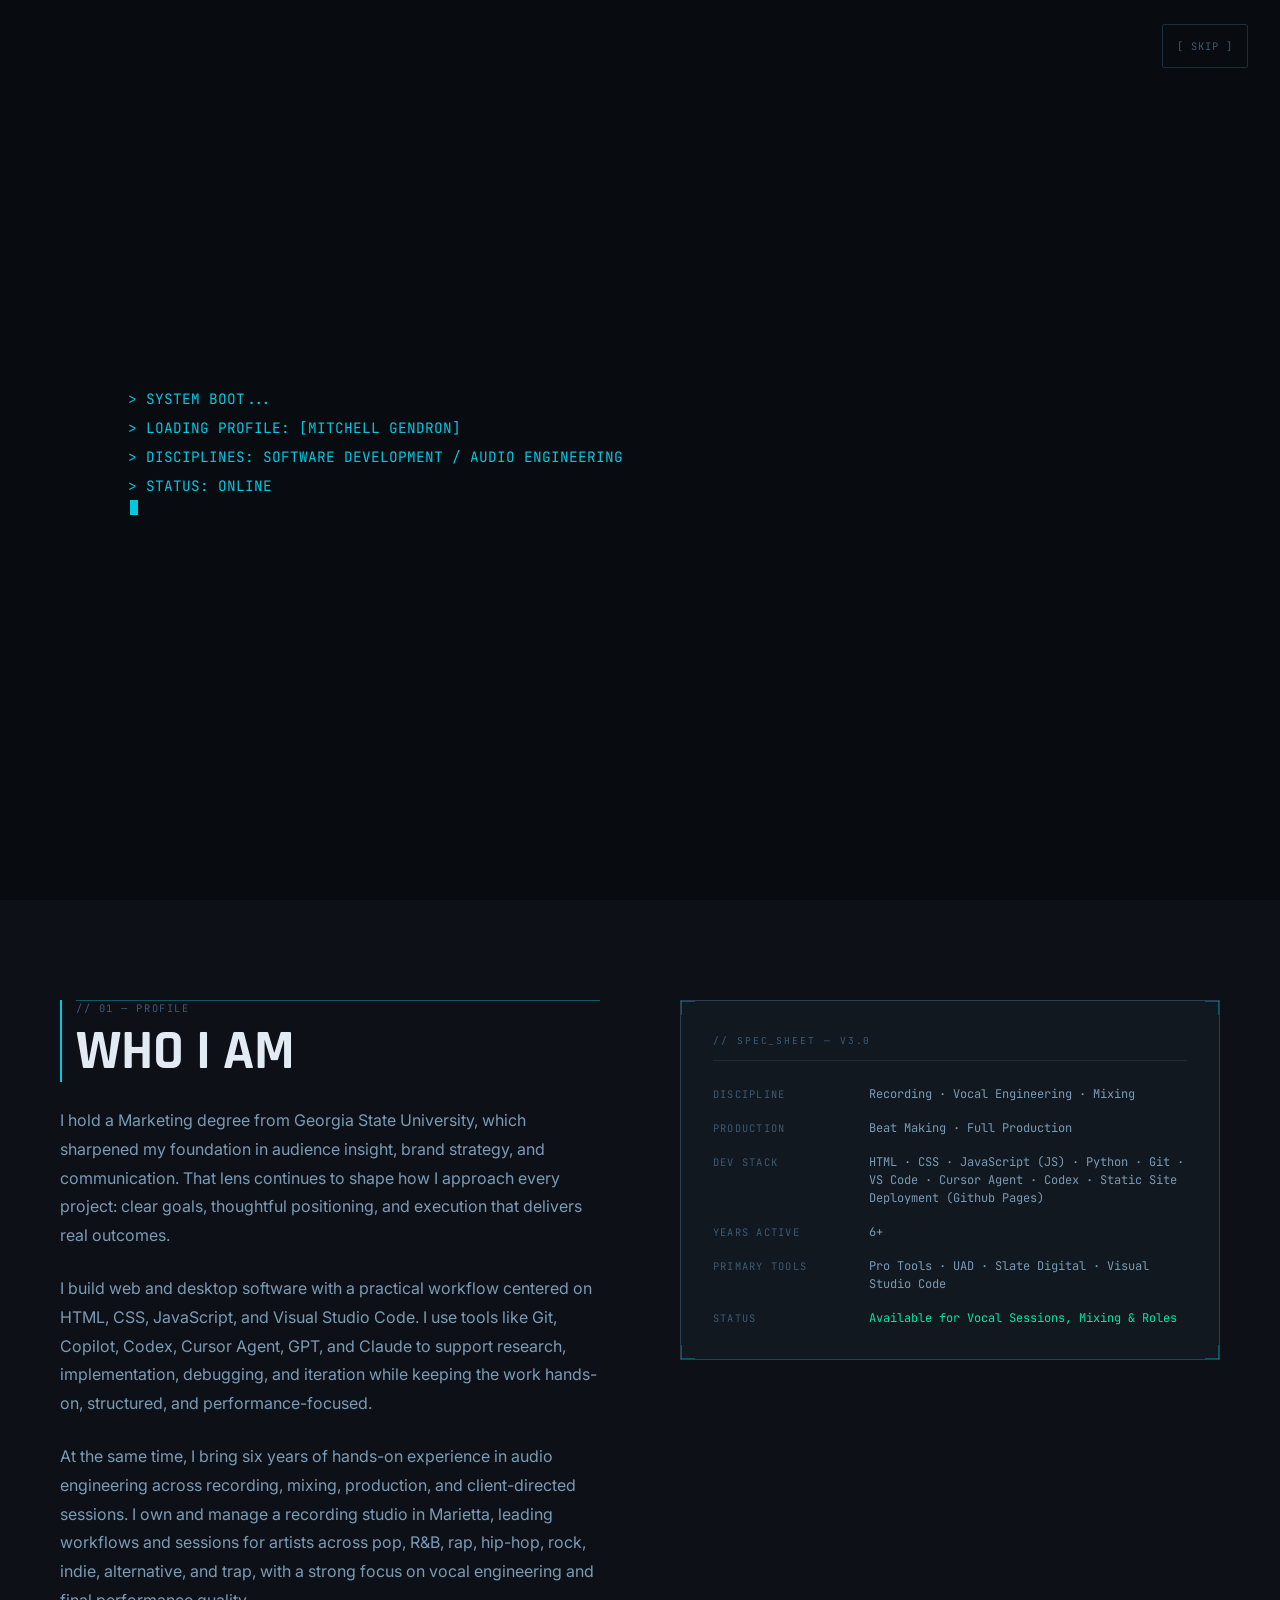
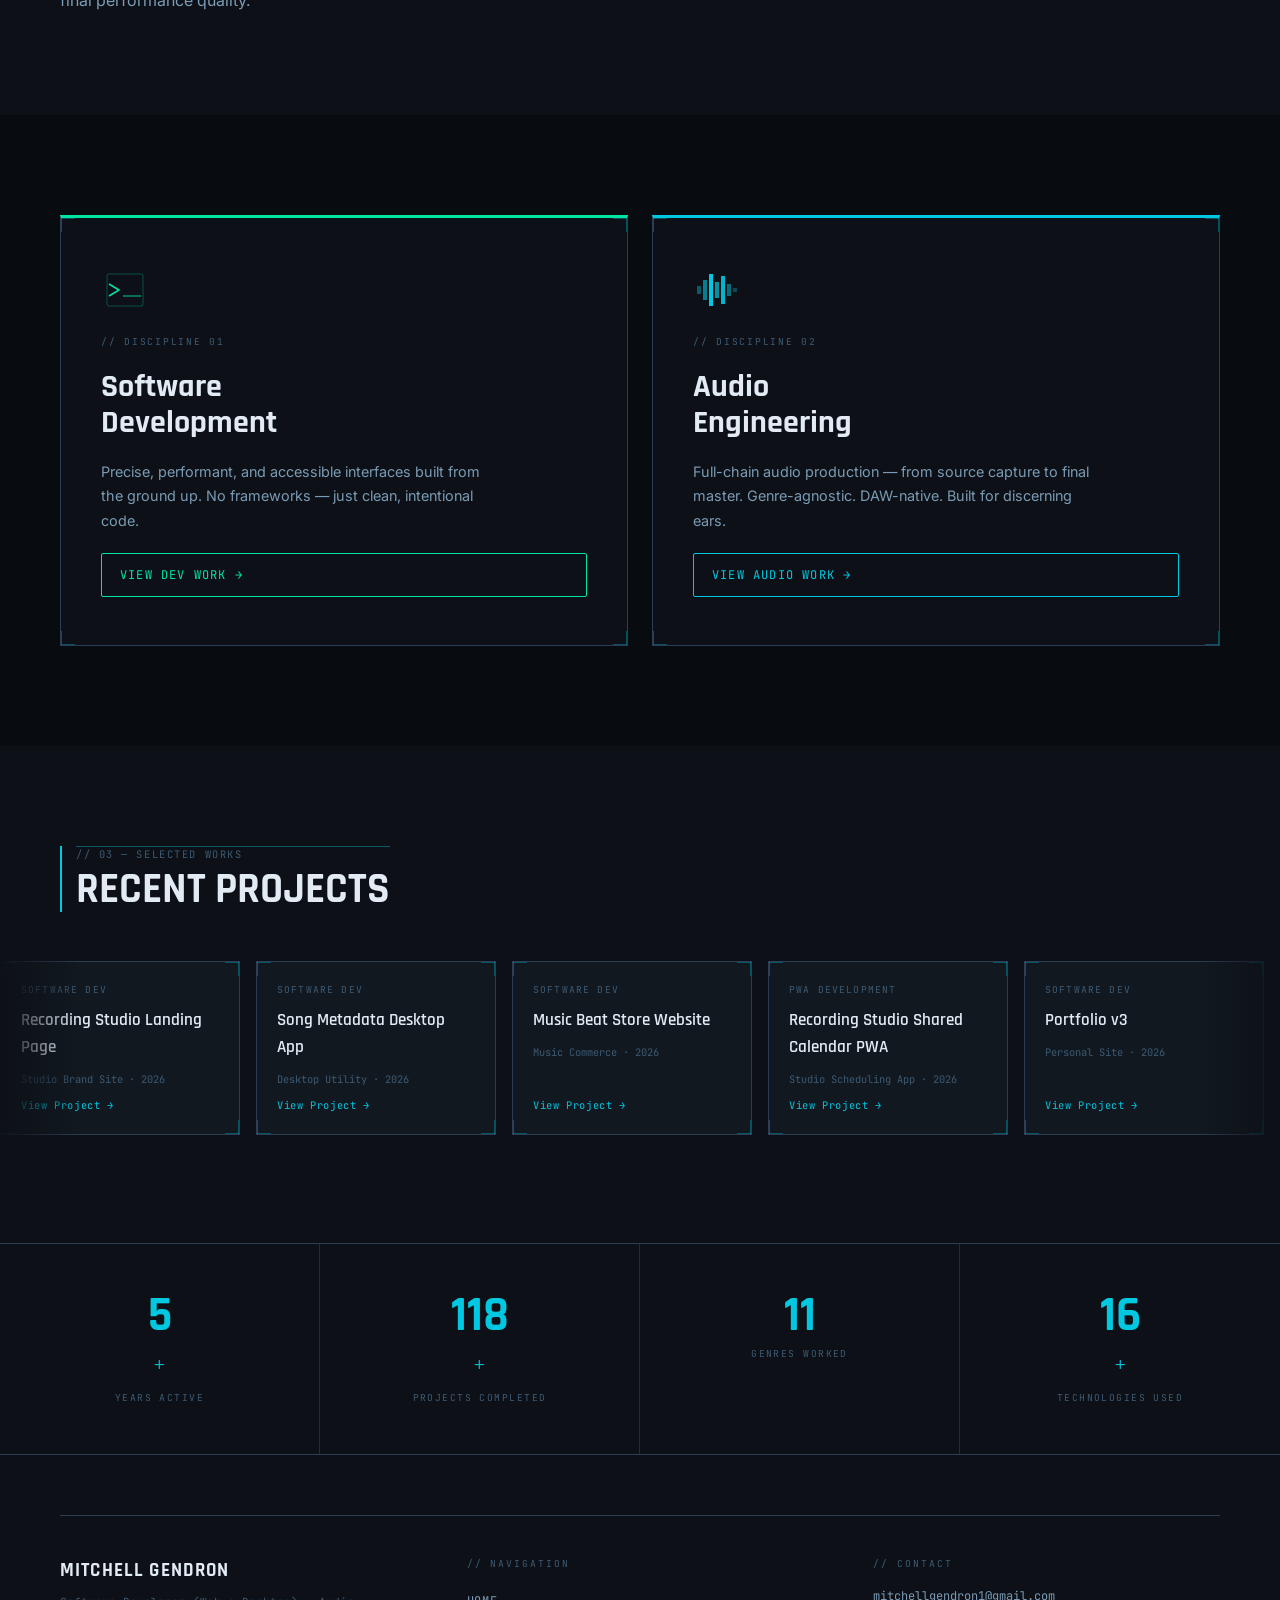
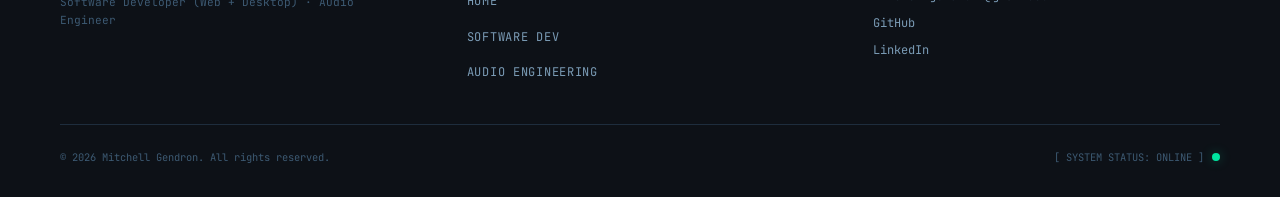
<file: index.html>
<!DOCTYPE html>
<html lang="en">
<head>
  <meta charset="UTF-8" />
  <meta name="viewport" content="width=device-width, initial-scale=1.0" />
  <meta name="description" content="Portfolio of a Software Developer (Web + Desktop) and Audio Engineer — building polished web and desktop apps alongside recording, mixing, and production work." />
  <title>Mitchell Gendron — Software Developer (Web + Desktop) &amp; Audio Engineer</title>

  <link rel="icon" type="image/svg+xml" href="favicon.svg">
  <link rel="apple-touch-icon" href="favicon.svg">

  <!-- Open Graph / Social Media -->
  <meta property="og:type" content="website" />
  <meta property="og:url" content="https://mitchellgendron.com" />
  <meta property="og:title" content="Mitchell Gendron — Software Developer (Web + Desktop) &amp; Audio Engineer" />
  <meta property="og:description" content="Portfolio of a Software Developer (Web + Desktop) and Audio Engineer — building polished web and desktop apps alongside recording, mixing, and production work." />
  <meta property="og:image" content="https://mitchellgendron.com/favicon.svg" />
  <meta name="twitter:card" content="summary" />
  <meta name="twitter:title" content="Mitchell Gendron — Software Developer (Web + Desktop) &amp; Audio Engineer" />
  <meta name="twitter:description" content="Portfolio of a Software Developer (Web + Desktop) and Audio Engineer — building polished web and desktop apps alongside recording, mixing, and production work." />

  <!-- Stylesheets -->
  <link rel="stylesheet" href="css/tokens.css" />
  <link rel="stylesheet" href="css/fx.css" />
  <link rel="stylesheet" href="css/motion.css" />
  <link rel="stylesheet" href="css/nav.css" />
  <link rel="stylesheet" href="css/index.css" />
</head>
<body class="scanlines">

  <!-- =============================================
       BOOT SEQUENCE
  ============================================== -->
  <div id="boot-screen" role="status" aria-live="polite" aria-label="System boot sequence">
    <button id="boot-skip" aria-label="Skip boot sequence">[ SKIP ]</button>
    <div id="boot-lines"></div>
    <span class="boot-cursor" aria-hidden="true"></span>
  </div>

  <!-- =============================================
       NAVIGATION
  ============================================== -->
  <header>
    <nav class="site-nav" aria-label="Primary navigation">
      <a href="index.html" class="nav__brand" aria-label="Home">
          <span class="nav__brand-name">Mitchell Gendron</span>
        <span class="status-dot" aria-hidden="true"></span>
      </a>

      <ul class="nav__links" role="list">
        <li><a href="index.html">Home</a></li>
        <li><a href="web.html">Dev</a></li>
        <li><a href="audio.html">Audio</a></li>
        <li><a href="#contact">Contact</a></li>
      </ul>

      <div class="nav__cta">
        <a href="#contact" class="btn" aria-label="Contact me">[ Contact ]</a>
      </div>

      <button
        class="nav__hamburger"
        aria-label="Open navigation menu"
        aria-expanded="false"
        aria-controls="mobile-nav"
      >
        <span aria-hidden="true"></span>
        <span aria-hidden="true"></span>
        <span aria-hidden="true"></span>
      </button>
    </nav>

    <nav class="nav__mobile-overlay" id="mobile-nav" aria-label="Mobile navigation">
      <ul role="list">
        <li><a href="index.html">Home</a></li>
        <li><a href="web.html">Dev</a></li>
        <li><a href="audio.html">Audio</a></li>
        <li><a href="#contact">Contact</a></li>
      </ul>
      <a href="#contact" class="btn">[ Contact ]</a>
    </nav>
  </header>

  <main>
    <!-- =============================================
         HERO
    ============================================== -->
    <section class="hero grid-bg" aria-label="Introduction">
      <div class="hero__left">
        <p class="hero__eyebrow reveal reveal--up">// PORTFOLIO — v3.0</p>

        <h1 class="hero__name glow-text reveal reveal--up">
          MITCHELL<br />GENDRON
        </h1>

        <div class="hero__roles reveal reveal--up stagger" data-stagger-step="120">
          <p class="hero__role-line">
            <span class="prompt" aria-hidden="true">&gt;</span>
            Software Developer (Web + Desktop) &amp; Tech SME
          </p>
          <p class="hero__role-line">
            <span class="prompt" aria-hidden="true">&gt;</span>
            Audio Engineer &amp; Music Producer
          </p>
        </div>

        <div class="reveal reveal--up">
          <a href="web.html" class="btn" aria-label="View software development work">Explore Work →</a>
        </div>
      </div>

      <!-- Hardware status sidebar -->
      <aside class="hero__sidebar bracket-corner reveal reveal--left" aria-label="Status readout">
        <p class="hero__sidebar-header">// SYS_READOUT</p>

        <div class="hero__status">
          <span class="status-dot" aria-label="Status: available"></span>
          <span class="hero__status-label">Available</span>
        </div>

        <div class="hero__spec-row">
          <span class="hero__spec-label">Location</span>
          <span class="hero__spec-value">Marietta, GA · Remote / Studio</span>
        </div>

        <div class="hero__spec-row">
          <span class="hero__spec-label">Disciplines</span>
          <div class="hero__disciplines">
            <span class="hero__discipline-tag">Audio Engineering</span>
            <span class="hero__discipline-tag">Vocal Engineering</span>
            <span class="hero__discipline-tag">Software Dev</span>
          </div>
        </div>

        <a href="#contact" class="btn" aria-label="Get in touch">[ Get In Touch ]</a>
      </aside>

      <div class="hero__bottom reveal reveal--clip">
        <div class="data-line--label">
          <div class="data-line" role="separator"></div>
          <span>// scroll to explore</span>
        </div>
      </div>
    </section>

    <!-- =============================================
         PROFILE
    ============================================== -->
    <section class="profile" id="about" aria-labelledby="profile-heading">
      <div class="profile__bio">
        <div class="hud-header reveal reveal--up">
          <span class="hud-header__label">// 01 — Profile</span>
          <h2 class="hud-header__title" id="profile-heading" style="font-size: clamp(2rem, 5vw, 3.5rem);">WHO I AM</h2>
        </div>

        <p class="profile__bio-text reveal reveal--up">
          I hold a Marketing degree from Georgia State University, which sharpened my
          foundation in audience insight, brand strategy, and communication. That lens
          continues to shape how I approach every project: clear goals, thoughtful positioning,
          and execution that delivers real outcomes.
        </p>

        <p class="profile__bio-text reveal reveal--up">
          I build web and desktop software with a practical workflow centered on
          HTML, CSS, JavaScript, and Visual Studio Code. I use tools like Git,
          Copilot, Codex, Cursor Agent, GPT, and Claude to support research, implementation, debugging,
          and iteration while keeping the work hands-on, structured, and performance-focused.
        </p>

        <p class="profile__bio-text reveal reveal--up">
          At the same time, I bring six years of hands-on experience in audio engineering
          across recording, mixing, production, and client-directed sessions. I own and
          manage a recording studio in Marietta, leading workflows and sessions for artists
          across pop, R&amp;B, rap, hip-hop, rock, indie, alternative, and trap, with a
          strong focus on vocal engineering and final performance quality.
        </p>
      </div>

      <!-- Spec sheet panel -->
      <aside class="profile__spec-panel bracket-corner reveal reveal--left" aria-label="Skills specification sheet">
        <p class="profile__spec-title">// SPEC_SHEET — v3.0</p>
        <dl class="spec-table">
          <div class="spec-row">
            <dt class="spec-row__key">Discipline</dt>
            <dd class="spec-row__val">Recording · Vocal Engineering · Mixing</dd>
          </div>
          <div class="spec-row">
            <dt class="spec-row__key">Production</dt>
            <dd class="spec-row__val">Beat Making · Full Production</dd>
          </div>
          <div class="spec-row">
            <dt class="spec-row__key">Dev Stack</dt>
            <dd class="spec-row__val">HTML · CSS · JavaScript (JS) · Python · Git · VS Code · Cursor Agent · Codex · Static Site Deployment (Github Pages)</dd>
          </div>
          <div class="spec-row">
            <dt class="spec-row__key">Years Active</dt>
            <dd class="spec-row__val">6+</dd>
          </div>
          <div class="spec-row">
            <dt class="spec-row__key">Primary Tools</dt>
            <dd class="spec-row__val">Pro Tools · UAD · Slate Digital · Visual Studio Code</dd>
          </div>
          <div class="spec-row">
            <dt class="spec-row__key">Status</dt>
            <dd class="spec-row__val" style="color: var(--accent-green);">Available for Vocal Sessions, Mixing &amp; Roles</dd>
          </div>
        </dl>
      </aside>
    </section>

    <!-- =============================================
         SYSTEMS — Disciplines Overview
    ============================================== -->
    <section class="systems" aria-labelledby="systems-heading">
      <h2 id="systems-heading" class="sr-only">Disciplines</h2>

      <!-- Software Development Panel -->
      <article class="systems__panel systems__panel--green bracket-corner reveal reveal--up" aria-label="Software Development discipline">
        <div class="systems__icon" aria-hidden="true">
          <svg viewBox="0 0 48 48" fill="none" xmlns="http://www.w3.org/2000/svg" aria-hidden="true">
            <polyline points="8,18 18,24 8,30" stroke="var(--accent-green)" stroke-width="1.5" stroke-linejoin="round" fill="none"/>
            <line x1="22" y1="30" x2="40" y2="30" stroke="var(--accent-green)" stroke-width="1.5" opacity="0.6"/>
            <rect x="6" y="8" width="36" height="32" rx="2" stroke="var(--accent-green)" stroke-width="1" fill="none" opacity="0.3"/>
          </svg>
        </div>
        <p class="systems__tag">// Discipline 01</p>
        <h3 class="systems__title">Software<br />Development</h3>
        <p class="systems__desc">
          Precise, performant, and accessible interfaces built from the ground up.
          No frameworks — just clean, intentional code.
        </p>
        <a href="web.html" class="btn btn--green" aria-label="View software development work">View Dev Work →</a>
      </article>

      <!-- Audio Engineering Panel -->
      <article class="systems__panel systems__panel--cyan bracket-corner reveal reveal--up" aria-label="Audio Engineering discipline">
        <div class="systems__icon" aria-hidden="true">
          <svg viewBox="0 0 48 48" fill="none" xmlns="http://www.w3.org/2000/svg" aria-hidden="true">
            <rect x="4" y="20" width="4" height="8" fill="var(--accent-cyan)" opacity="0.4"/>
            <rect x="10" y="14" width="4" height="20" fill="var(--accent-cyan)" opacity="0.6"/>
            <rect x="16" y="8" width="4" height="32" fill="var(--accent-cyan)"/>
            <rect x="22" y="16" width="4" height="16" fill="var(--accent-cyan)" opacity="0.7"/>
            <rect x="28" y="10" width="4" height="28" fill="var(--accent-cyan)" opacity="0.9"/>
            <rect x="34" y="18" width="4" height="12" fill="var(--accent-cyan)" opacity="0.5"/>
            <rect x="40" y="22" width="4" height="4" fill="var(--accent-cyan)" opacity="0.3"/>
          </svg>
        </div>
        <p class="systems__tag">// Discipline 02</p>
        <h3 class="systems__title">Audio<br />Engineering</h3>
        <p class="systems__desc">
          Full-chain audio production — from source capture to final master.
          Genre-agnostic. DAW-native. Built for discerning ears.
        </p>
        <a href="audio.html" class="btn" aria-label="View audio engineering work">View Audio Work →</a>
      </article>
    </section>

    <!-- =============================================
         SELECTED WORKS STRIP
    ============================================== -->
    <section class="works" aria-labelledby="works-heading">
      <div class="works__header">
        <div class="hud-header reveal reveal--up">
          <span class="hud-header__label">// 03 — Selected Works</span>
          <h2 class="hud-header__title" id="works-heading" style="font-size: clamp(1.6rem, 4vw, 2.6rem);">RECENT PROJECTS</h2>
        </div>
      </div>

      <div class="works__strip-wrapper">
        <div class="works__strip" role="list" aria-label="Selected projects">

          <article class="work-card bracket-corner" role="listitem" aria-label="Project: Recording Studio Landing Page, Software Dev">
            <p class="work-card__cat">Software Dev</p>
            <h3 class="work-card__title">Recording Studio Landing Page</h3>
            <p style="font-family:var(--font-mono);font-size:0.65rem;color:var(--text-muted);">Studio Brand Site · 2026</p>
            <a href="https://group1entertainment.com/" target="_blank" rel="noopener noreferrer" class="work-card__link" aria-label="View Recording Studio Landing Page project (opens in new tab)">View Project →</a>
          </article>

          <article class="work-card bracket-corner" role="listitem" aria-label="Project: Song Metadata Desktop App, Software Development">
            <p class="work-card__cat">Software Dev</p>
            <h3 class="work-card__title">Song Metadata Desktop App</h3>
            <p style="font-family:var(--font-mono);font-size:0.65rem;color:var(--text-muted);">Desktop Utility · 2026</p>
            <a href="web.html" class="work-card__link" aria-label="View Song Metadata Desktop App project">View Project →</a>
          </article>

          <article class="work-card bracket-corner" role="listitem" aria-label="Project: Music Beat Store Website, Software Dev">
            <p class="work-card__cat">Software Dev</p>
            <h3 class="work-card__title">Music Beat Store Website</h3>
            <p style="font-family:var(--font-mono);font-size:0.65rem;color:var(--text-muted);">Music Commerce · 2026</p>
            <a href="web.html" class="work-card__link" aria-label="View Music Beat Store Website project">View Project →</a>
          </article>

          <article class="work-card bracket-corner" role="listitem" aria-label="Project: Recording Studio Shared Calendar PWA, Software Dev">
            <p class="work-card__cat">PWA Development</p>
            <h3 class="work-card__title">Recording Studio Shared Calendar PWA</h3>
            <p style="font-family:var(--font-mono);font-size:0.65rem;color:var(--text-muted);">Studio Scheduling App · 2026</p>
            <a href="web.html" class="work-card__link" aria-label="View Recording Studio Shared Calendar PWA project">View Project →</a>
          </article>

          <article class="work-card bracket-corner" role="listitem" aria-label="Project: Portfolio v3, Software Dev">
            <p class="work-card__cat">Software Dev</p>
            <h3 class="work-card__title">Portfolio v3</h3>
            <p style="font-family:var(--font-mono);font-size:0.65rem;color:var(--text-muted);">Personal Site · 2026</p>
            <a href="web.html" class="work-card__link" aria-label="View Portfolio v3 project">View Project →</a>
          </article>

          <article class="work-card bracket-corner" role="listitem" aria-label="Project: Audio Engineering Portfolio, Audio Work">
            <p class="work-card__cat">Audio + Web</p>
            <h3 class="work-card__title">Audio Engineering Portfolio</h3>
            <p style="font-family:var(--font-mono);font-size:0.65rem;color:var(--text-muted);">Client Work Showcase · 2026</p>
            <a href="audio.html" class="work-card__link" aria-label="View Audio Engineering Portfolio project">View Project →</a>
          </article>

        </div>
      </div>
    </section>

    <!-- =============================================
         STATS BAR
    ============================================== -->
    <section class="stats-bar" aria-label="Experience statistics">
      <div class="stat-block">
        <span class="stat-block__number" data-count="6" aria-label="6 plus years of experience">0</span><span class="stat-block__suffix" aria-hidden="true">+</span>
        <p class="stat-block__label">Years Active</p>
      </div>
      <div class="stat-block">
        <span class="stat-block__number" data-count="140" aria-label="140 plus projects completed">0</span><span class="stat-block__suffix" aria-hidden="true">+</span>
        <p class="stat-block__label">Projects Completed</p>
      </div>
      <div class="stat-block">
        <span class="stat-block__number" data-count="14" aria-label="14 genres worked">0</span>
        <p class="stat-block__label">Genres Worked</p>
      </div>
      <div class="stat-block">
        <span class="stat-block__number" data-count="20" aria-label="20 technologies used">0</span><span class="stat-block__suffix" aria-hidden="true">+</span>
        <p class="stat-block__label">Technologies Used</p>
      </div>
    </section>

    <!-- =============================================
         FOOTER / CONTACT
    ============================================== -->
    <footer class="site-footer" id="contact" aria-label="Site footer and contact">
      <div class="data-line" role="separator" aria-hidden="true"></div>

      <div class="footer__grid">
        <div>
          <p class="footer__brand-name">Mitchell Gendron</p>
          <p class="footer__tagline">Software Developer (Web + Desktop) · Audio Engineer</p>
        </div>

        <nav aria-label="Footer navigation">
          <p class="footer__nav-label">// Navigation</p>
          <ul class="footer__nav-links" role="list">
            <li><a href="index.html">Home</a></li>
            <li><a href="web.html">Software Dev</a></li>
            <li><a href="audio.html">Audio Engineering</a></li>
          </ul>
        </nav>

        <div>
          <p class="footer__contact-label">// Contact</p>
          <div class="footer__social-links">
              <a href="mailto:mitchellgendron1@gmail.com" aria-label="Send email">mitchellgendron1@gmail.com</a>
            <a href="https://github.com/fosixty" target="_blank" rel="noopener noreferrer" aria-label="GitHub (opens in new tab)">GitHub</a>
            <a href="https://www.linkedin.com/in/mitchell-gendron-a64162254" target="_blank" rel="noopener noreferrer" aria-label="LinkedIn (opens in new tab)">LinkedIn</a>
          </div>
        </div>
      </div>

      <div class="footer__bottom">
          <p class="footer__copy">&copy; 2026 Mitchell Gendron. All rights reserved.</p>
        <div class="footer__system-status">
          <span>[ SYSTEM STATUS: ONLINE ]</span>
          <span class="status-dot" aria-label="System online"></span>
        </div>
      </div>
    </footer>
  </main>

  <!-- Visually hidden utility -->
  <style>.sr-only{position:absolute;width:1px;height:1px;padding:0;margin:-1px;overflow:hidden;clip:rect(0,0,0,0);white-space:nowrap;border:0}</style>

  <!-- Scripts -->
  <script src="js/main.js"></script>
  <script src="js/boot.js?v=20260422"></script>
</body>
</html>
</file>
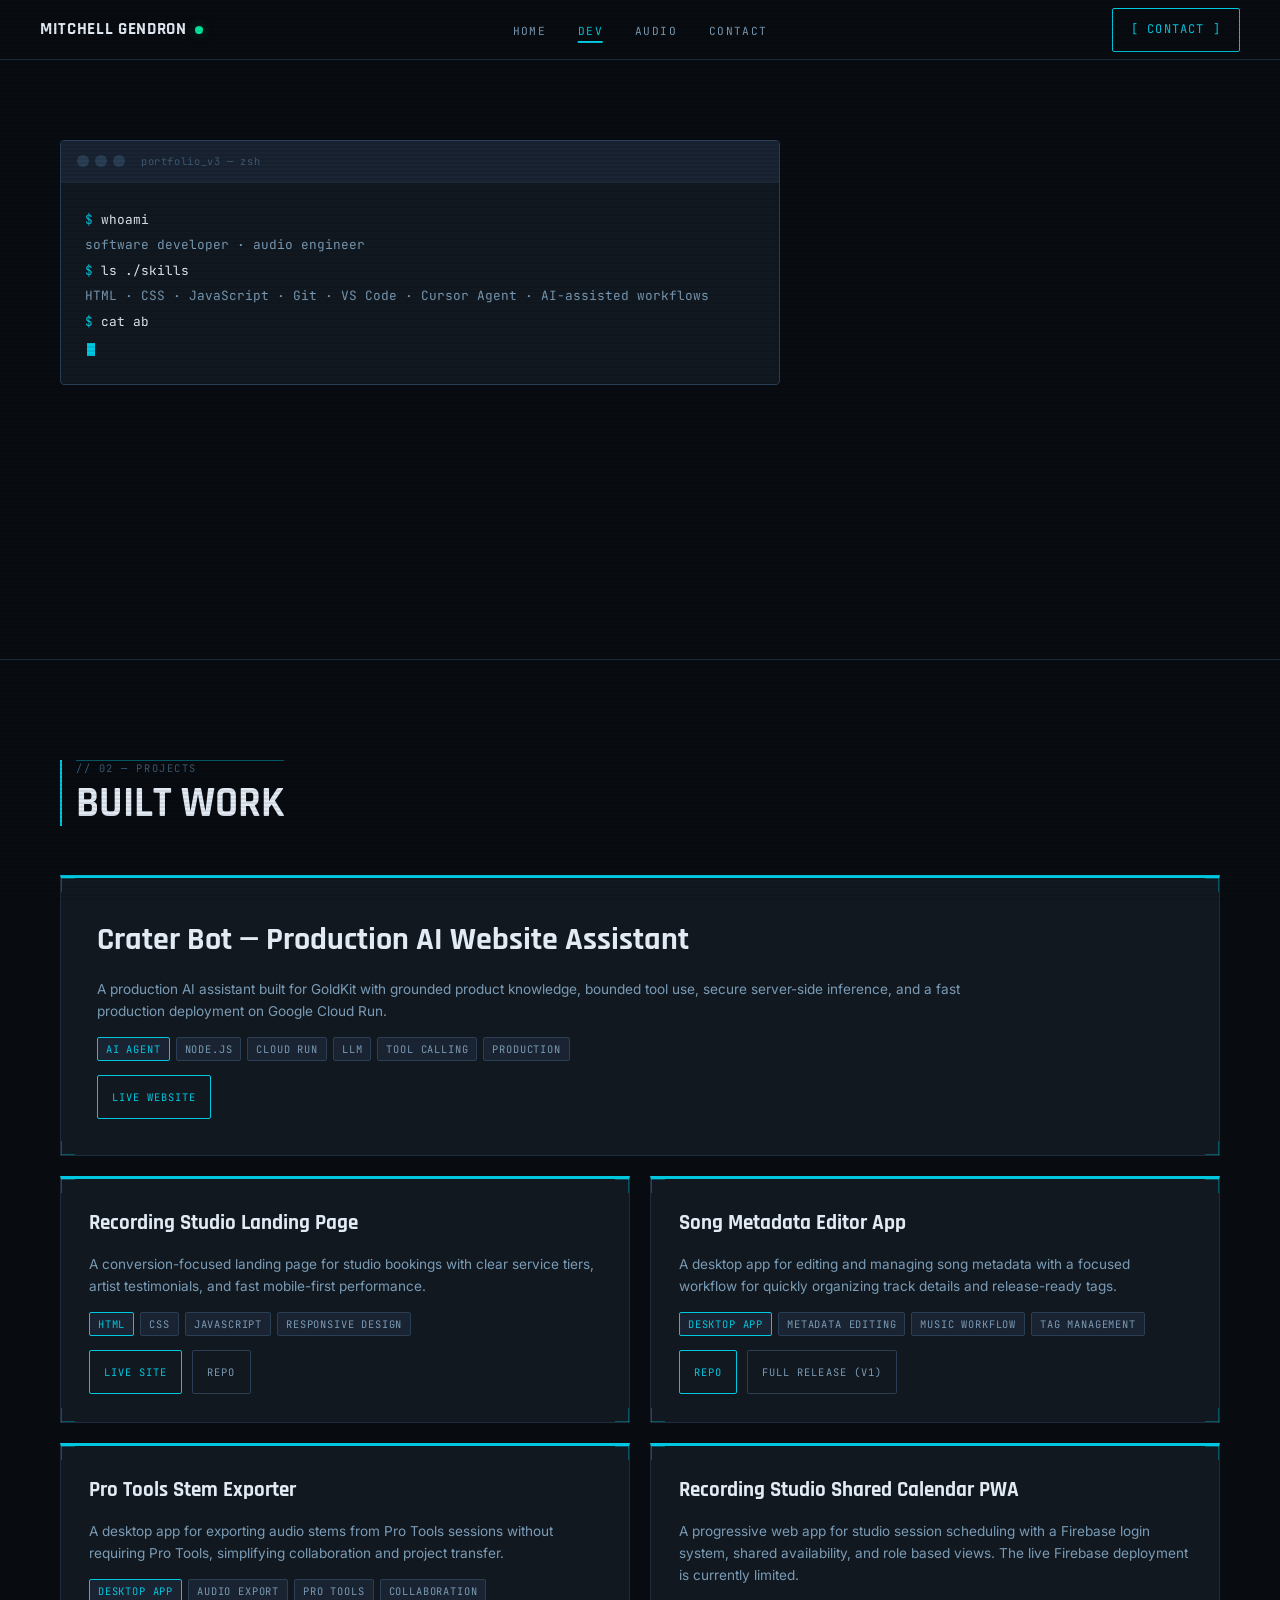
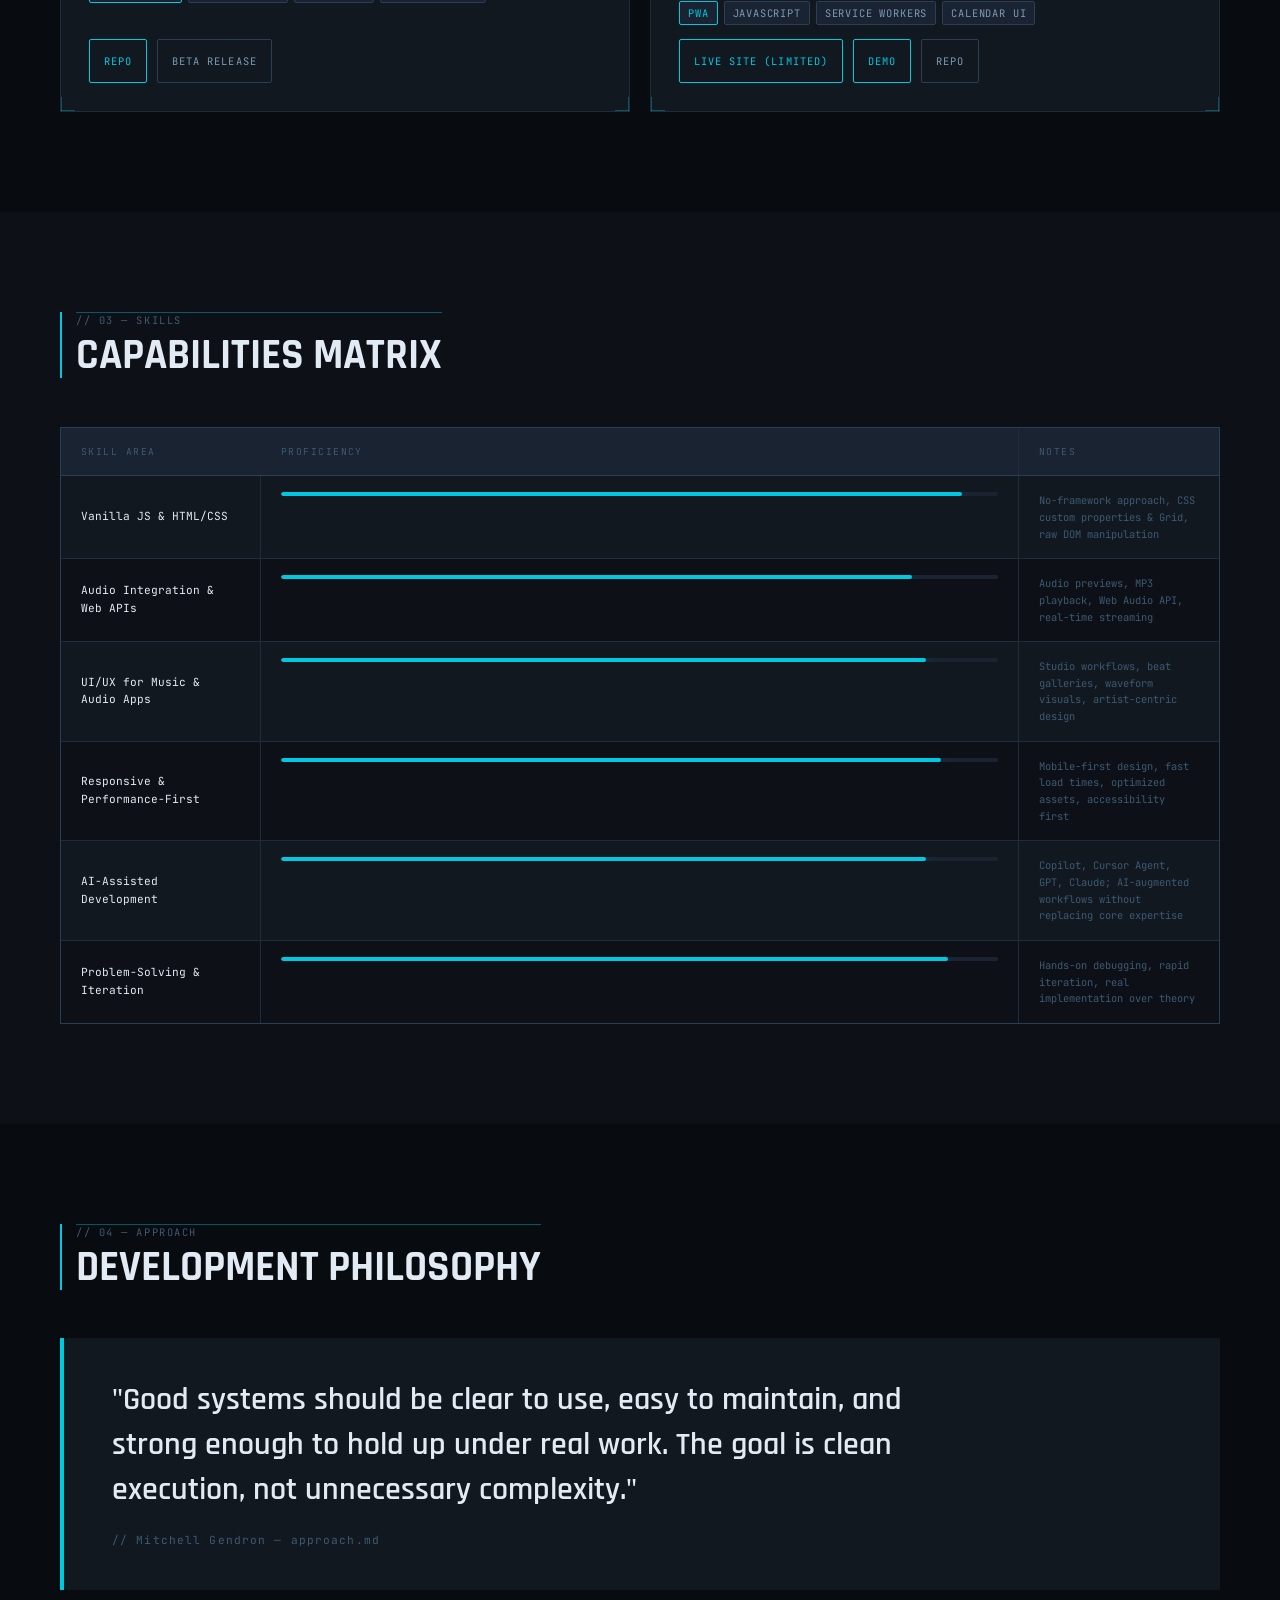
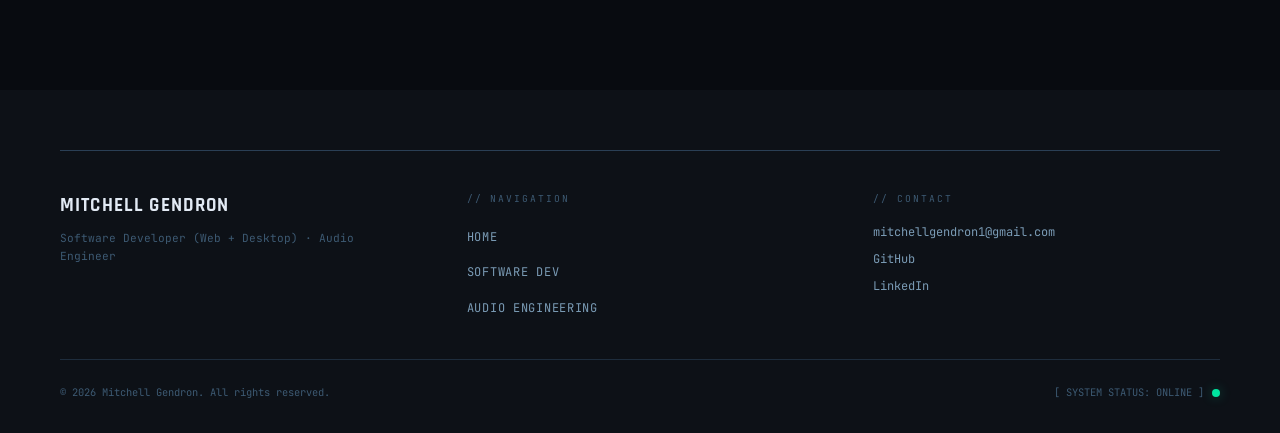
<file: web.html>
<!DOCTYPE html>
<html lang="en">
<head>
  <meta charset="UTF-8" />
  <meta name="viewport" content="width=device-width, initial-scale=1.0" />
  <meta name="description" content="Software development work by Mitchell Gendron — polished web and desktop apps built with a hands-on workflow and production-focused detail." />
  <title>Software Development — Mitchell Gendron</title>

  <link rel="icon" type="image/svg+xml" href="favicon.svg">
  <link rel="apple-touch-icon" href="favicon.svg">

  <!-- Open Graph / Social Media -->
  <meta property="og:type" content="website" />
  <meta property="og:url" content="https://mitchellgendron.com/web.html" />
  <meta property="og:title" content="Software Development — Mitchell Gendron" />
  <meta property="og:description" content="Software development work by Mitchell Gendron — polished web and desktop apps built with a hands-on workflow and production-focused detail." />
  <meta property="og:image" content="https://mitchellgendron.com/favicon.svg" />
  <meta name="twitter:card" content="summary" />
  <meta name="twitter:title" content="Software Development — Mitchell Gendron" />
  <meta name="twitter:description" content="Software development work by Mitchell Gendron — polished web and desktop apps built with a hands-on workflow and production-focused detail." />

  <link rel="stylesheet" href="css/tokens.css" />
  <link rel="stylesheet" href="css/fx.css" />
  <link rel="stylesheet" href="css/motion.css" />
  <link rel="stylesheet" href="css/nav.css" />
  <link rel="stylesheet" href="css/web.css" />
</head>
<body class="scanlines">

  <!-- =============================================
       NAVIGATION
  ============================================== -->
  <header>
    <nav class="site-nav" aria-label="Primary navigation">
      <a href="index.html" class="nav__brand" aria-label="Home">
        <span class="nav__brand-name">Mitchell Gendron</span>
        <span class="status-dot" aria-hidden="true"></span>
      </a>

      <ul class="nav__links" role="list">
        <li><a href="index.html">Home</a></li>
        <li><a href="web.html">Dev</a></li>
        <li><a href="audio.html">Audio</a></li>
        <li><a href="index.html#contact">Contact</a></li>
      </ul>

      <div class="nav__cta">
        <a href="index.html#contact" class="btn" aria-label="Contact me">[ Contact ]</a>
      </div>

      <button
        class="nav__hamburger"
        aria-label="Open navigation menu"
        aria-expanded="false"
        aria-controls="mobile-nav"
      >
        <span aria-hidden="true"></span>
        <span aria-hidden="true"></span>
        <span aria-hidden="true"></span>
      </button>
    </nav>

    <nav class="nav__mobile-overlay" id="mobile-nav" aria-label="Mobile navigation">
      <ul role="list">
        <li><a href="index.html">Home</a></li>
        <li><a href="web.html">Dev</a></li>
        <li><a href="audio.html">Audio</a></li>
        <li><a href="index.html#contact">Contact</a></li>
      </ul>
      <a href="index.html#contact" class="btn">[ Contact ]</a>
    </nav>
  </header>

  <main>
    <!-- =============================================
         TERMINAL HERO
    ============================================== -->
    <section class="web-hero" aria-label="Software Development hero">

      <div class="terminal-window reveal reveal--up" aria-label="Terminal window — introduction" role="region">
        <div class="terminal-titlebar" aria-hidden="true">
          <div class="terminal-titlebar__dots">
            <span class="terminal-titlebar__dot"></span>
            <span class="terminal-titlebar__dot"></span>
            <span class="terminal-titlebar__dot"></span>
          </div>
          <span class="terminal-titlebar__title">portfolio_v3 — zsh</span>
        </div>

        <div class="terminal-body" id="terminal-output" aria-live="polite" aria-label="Terminal output">
          <span class="term-cursor" id="term-cursor" aria-hidden="true"></span>
        </div>
      </div>

      <h1 class="web-hero__title" id="web-hero-title" aria-label="Software Development and Tech">
        SOFTWARE<br />DEVELOPMENT
      </h1>
    </section>

    <!-- =============================================
         PROJECT CARDS
    ============================================== -->
    <section class="projects-section" aria-labelledby="dev-projects-heading">
      <div class="hud-header reveal reveal--up">
        <span class="hud-header__label">// 02 — Projects</span>
        <h2 class="hud-header__title" id="dev-projects-heading" style="font-size: clamp(1.6rem, 4vw, 2.6rem);">BUILT WORK</h2>
      </div>

      <div class="projects-grid stagger" data-stagger-step="80" id="dev-cards">

        <article class="dev-card dev-card--featured bracket-corner reveal reveal--up" aria-label="Featured project: Crater Bot — Production AI Website Assistant">
          <h3 class="dev-card__name">Crater Bot — Production AI Website Assistant</h3>
          <p class="dev-card__desc">A production AI assistant built for GoldKit with grounded product knowledge, bounded tool use, secure server-side inference, and a fast production deployment on Google Cloud Run.</p>
          <div class="dev-card__stack">
            <span class="badge badge--cyan">AI AGENT</span>
            <span class="badge">NODE.JS</span>
            <span class="badge">CLOUD RUN</span>
            <span class="badge">LLM</span>
            <span class="badge">TOOL CALLING</span>
            <span class="badge">PRODUCTION</span>
          </div>
          <div class="dev-card__links">
            <a href="https://www.goldkit.store" target="_blank" rel="noopener noreferrer" class="dev-card__link" aria-label="View the Crater Bot live website on GoldKit (opens in new tab)">LIVE WEBSITE</a>
          </div>
        </article>

        <article class="dev-card bracket-corner reveal reveal--up" aria-label="Project: Recording Studio Landing Page">
          <h3 class="dev-card__name">Recording Studio Landing Page</h3>
          <p class="dev-card__desc">A conversion-focused landing page for studio bookings with clear service tiers, artist testimonials, and fast mobile-first performance.</p>
          <div class="dev-card__stack">
            <span class="badge badge--cyan">HTML</span>
            <span class="badge">CSS</span>
            <span class="badge">JavaScript</span>
            <span class="badge">Responsive Design</span>
          </div>
          <div class="dev-card__links">
            <a href="https://group1entertainment.com/" target="_blank" rel="noopener noreferrer" class="dev-card__link" aria-label="View live site for Recording Studio Landing Page (opens in new tab)">Live Site</a>
            <a href="https://github.com/fosixty/group1entertainment" target="_blank" rel="noopener noreferrer" class="dev-card__link dev-card__link--secondary" aria-label="View repository for Recording Studio Landing Page (opens in new tab)">Repo</a>
          </div>
        </article>

        <article class="dev-card bracket-corner reveal reveal--up" aria-label="Project: Song Metadata Editor App">
          <h3 class="dev-card__name">Song Metadata Editor App</h3>
          <p class="dev-card__desc">A desktop app for editing and managing song metadata with a focused workflow for quickly organizing track details and release-ready tags.</p>
          <div class="dev-card__stack">
            <span class="badge badge--cyan">Desktop App</span>
            <span class="badge">Metadata Editing</span>
            <span class="badge">Music Workflow</span>
            <span class="badge">Tag Management</span>
          </div>
          <div class="dev-card__links">
            <a href="https://github.com/fosixty/MetaEditor" target="_blank" rel="noopener noreferrer" class="dev-card__link" aria-label="View repository for Song Metadata Editor App (opens in new tab)">Repo</a>
            <a href="https://github.com/fosixty/GoldKit-Quartz/releases/tag/v1.0.0" target="_blank" rel="noopener noreferrer" class="dev-card__link dev-card__link--secondary" aria-label="View full release v1 for Song Metadata Editor App (opens in new tab)">Full Release (v1)</a>
          </div>
        </article>

        <article class="dev-card bracket-corner reveal reveal--up" aria-label="Project: Pro Tools Stem Exporter">
          <h3 class="dev-card__name">Pro Tools Stem Exporter</h3>
          <p class="dev-card__desc">A desktop app for exporting audio stems from Pro Tools sessions without requiring Pro Tools, simplifying collaboration and project transfer.</p>
          <div class="dev-card__stack">
            <span class="badge badge--cyan">Desktop App</span>
            <span class="badge">Audio Export</span>
            <span class="badge">Pro Tools</span>
            <span class="badge">Collaboration</span>
          </div>
          <div class="dev-card__links">
            <a href="https://github.com/fosixty/GoldKit-Prism" target="_blank" rel="noopener noreferrer" class="dev-card__link" aria-label="View repository for Pro Tools Stem Exporter (opens in new tab)">Repo</a>
            <a href="https://github.com/fosixty/GoldKit-Prism/releases/tag/v0.9.0-beta.1" target="_blank" rel="noopener noreferrer" class="dev-card__link dev-card__link--secondary" aria-label="View beta release for Pro Tools Stem Exporter (opens in new tab)">Beta Release</a>
          </div>
        </article>

        <article class="dev-card bracket-corner reveal reveal--up" aria-label="Project: Recording Studio Shared Calendar PWA">
          <h3 class="dev-card__name">Recording Studio Shared Calendar PWA</h3>
          <p class="dev-card__desc">A progressive web app for studio session scheduling with a Firebase login system, shared availability, and role based views. The live Firebase deployment is currently limited.</p>
          <div class="dev-card__stack">
            <span class="badge badge--cyan">PWA</span>
            <span class="badge">JavaScript</span>
            <span class="badge">Service Workers</span>
            <span class="badge">Calendar UI</span>
          </div>
          <div class="dev-card__links">
            <a href="https://group1studiopwa.web.app/index.html" target="_blank" rel="noopener noreferrer" class="dev-card__link" aria-label="View limited live site for Recording Studio Shared Calendar PWA (opens in new tab)">Live Site (Limited)</a>
            <a href="https://fosixty.github.io/StudioCal/" target="_blank" rel="noopener noreferrer" class="dev-card__link" aria-label="View demo for Recording Studio Shared Calendar PWA (opens in new tab)">Demo</a>
            <a href="https://github.com/fosixty/StudioCal" target="_blank" rel="noopener noreferrer" class="dev-card__link dev-card__link--secondary" aria-label="View repository for Recording Studio Shared Calendar PWA (opens in new tab)">Repo</a>
          </div>
        </article>

      </div>
    </section>

    <!-- =============================================
         CAPABILITIES MATRIX
    ============================================== -->
    <section class="capabilities" aria-labelledby="cap-heading">
      <div class="hud-header reveal reveal--up">
        <span class="hud-header__label">// 03 — Skills</span>
        <h2 class="hud-header__title" id="cap-heading" style="font-size: clamp(1.6rem, 4vw, 2.6rem);">CAPABILITIES MATRIX</h2>
      </div>

      <div class="capabilities__table reveal reveal--up" role="table" aria-label="Capabilities and proficiency levels">

        <!-- Header row -->
        <div class="cap-row cap-row--header" role="row">
          <div class="cap-cell cap-cell--header" role="columnheader">Skill Area</div>
          <div class="cap-cell cap-cell--header cap-cell--bar-wrap" role="columnheader">Proficiency</div>
          <div class="cap-cell cap-cell--header cap-cell--notes" role="columnheader">Notes</div>
        </div>

        <div class="cap-row" role="row">
          <div class="cap-cell cap-cell--skill" role="rowheader">Vanilla JS &amp; HTML/CSS</div>
          <div class="cap-cell cap-cell--bar-wrap" role="cell" aria-label="Proficiency: 95%">
            <div class="cap-bar-bg">
              <div class="cap-bar-fill" style="--target-width: 95%" data-width="95%"></div>
            </div>
          </div>
          <div class="cap-cell cap-cell--notes" role="cell">No-framework approach, CSS custom properties &amp; Grid, raw DOM manipulation</div>
        </div>

        <div class="cap-row" role="row">
          <div class="cap-cell cap-cell--skill" role="rowheader">Audio Integration &amp; Web APIs</div>
          <div class="cap-cell cap-cell--bar-wrap" role="cell" aria-label="Proficiency: 88%">
            <div class="cap-bar-bg">
              <div class="cap-bar-fill" style="--target-width: 88%" data-width="88%"></div>
            </div>
          </div>
          <div class="cap-cell cap-cell--notes" role="cell">Audio previews, MP3 playback, Web Audio API, real-time streaming</div>
        </div>

        <div class="cap-row" role="row">
          <div class="cap-cell cap-cell--skill" role="rowheader">UI/UX for Music &amp; Audio Apps</div>
          <div class="cap-cell cap-cell--bar-wrap" role="cell" aria-label="Proficiency: 90%">
            <div class="cap-bar-bg">
              <div class="cap-bar-fill" style="--target-width: 90%" data-width="90%"></div>
            </div>
          </div>
          <div class="cap-cell cap-cell--notes" role="cell">Studio workflows, beat galleries, waveform visuals, artist-centric design</div>
        </div>

        <div class="cap-row" role="row">
          <div class="cap-cell cap-cell--skill" role="rowheader">Responsive &amp; Performance-First</div>
          <div class="cap-cell cap-cell--bar-wrap" role="cell" aria-label="Proficiency: 92%">
            <div class="cap-bar-bg">
              <div class="cap-bar-fill" style="--target-width: 92%" data-width="92%"></div>
            </div>
          </div>
          <div class="cap-cell cap-cell--notes" role="cell">Mobile-first design, fast load times, optimized assets, accessibility first</div>
        </div>

        <div class="cap-row" role="row">
          <div class="cap-cell cap-cell--skill" role="rowheader">AI-Assisted Development</div>
          <div class="cap-cell cap-cell--bar-wrap" role="cell" aria-label="Proficiency: 90%">
            <div class="cap-bar-bg">
              <div class="cap-bar-fill" style="--target-width: 90%" data-width="90%"></div>
            </div>
          </div>
          <div class="cap-cell cap-cell--notes" role="cell">Copilot, Cursor Agent, GPT, Claude; AI-augmented workflows without replacing core expertise</div>
        </div>

        <div class="cap-row" role="row">
          <div class="cap-cell cap-cell--skill" role="rowheader">Problem-Solving &amp; Iteration</div>
          <div class="cap-cell cap-cell--bar-wrap" role="cell" aria-label="Proficiency: 93%">
            <div class="cap-bar-bg">
              <div class="cap-bar-fill" style="--target-width: 93%" data-width="93%"></div>
            </div>
          </div>
          <div class="cap-cell cap-cell--notes" role="cell">Hands-on debugging, rapid iteration, real implementation over theory</div>
        </div>

      </div>
    </section>

    <!-- =============================================
         DEVELOPMENT PHILOSOPHY
    ============================================== -->
    <section class="philosophy grid-bg" aria-labelledby="philosophy-heading">
      <div class="hud-header reveal reveal--up">
        <span class="hud-header__label">// 04 — Approach</span>
        <h2 class="hud-header__title" id="philosophy-heading" style="font-size: clamp(1.6rem, 4vw, 2.6rem);">DEVELOPMENT PHILOSOPHY</h2>
      </div>

      <div class="philosophy__panel reveal reveal--left">
        <blockquote class="philosophy__quote">
          "Good systems should be clear to use, easy to maintain, and strong enough to hold up under real work.
          The goal is clean execution, not unnecessary complexity."
        </blockquote>
        <p class="philosophy__attribution">// Mitchell Gendron — approach.md</p>
      </div>
    </section>

    <!-- Footer -->
    <footer class="site-footer" aria-label="Site footer">
      <div class="data-line" role="separator" aria-hidden="true"></div>
      <div class="footer__grid" style="display:grid;grid-template-columns:1fr 1fr 1fr;gap:60px;margin:40px 0;">
        <div>
          <p class="footer__brand-name">Mitchell Gendron</p>
          <p class="footer__tagline">Software Developer (Web + Desktop) · Audio Engineer</p>
        </div>
        <nav aria-label="Footer navigation">
          <p class="footer__nav-label">// Navigation</p>
          <ul class="footer__nav-links" role="list">
            <li><a href="index.html">Home</a></li>
            <li><a href="web.html">Software Dev</a></li>
            <li><a href="audio.html">Audio Engineering</a></li>
          </ul>
        </nav>
        <div>
          <p class="footer__contact-label">// Contact</p>
          <div class="footer__social-links">
            <a href="mailto:mitchellgendron1@gmail.com" aria-label="Send email">mitchellgendron1@gmail.com</a>
            <a href="https://github.com/fosixty" target="_blank" rel="noopener noreferrer" aria-label="GitHub (opens in new tab)">GitHub</a>
            <a href="https://www.linkedin.com/in/mitchell-gendron-a64162254" target="_blank" rel="noopener noreferrer" aria-label="LinkedIn (opens in new tab)">LinkedIn</a>
          </div>
        </div>
      </div>
      <div class="footer__bottom">
        <p class="footer__copy">&copy; 2026 Mitchell Gendron. All rights reserved.</p>
        <div class="footer__system-status">
          <span>[ SYSTEM STATUS: ONLINE ]</span>
          <span class="status-dot" aria-label="System online"></span>
        </div>
      </div>
    </footer>
  </main>

  <style>
    .sr-only{position:absolute;width:1px;height:1px;padding:0;margin:-1px;overflow:hidden;clip:rect(0,0,0,0);white-space:nowrap;border:0}
    .site-footer{background:var(--bg-secondary);padding:60px 60px 32px;}
    .footer__brand-name{font-family:var(--font-display);font-weight:700;font-size:1.2rem;text-transform:uppercase;letter-spacing:.06em;color:var(--text-primary);margin-bottom:8px;}
    .footer__tagline{font-family:var(--font-mono);font-size:.7rem;color:var(--text-muted);}
    .footer__nav-label,.footer__contact-label{font-family:var(--font-mono);font-size:.6rem;letter-spacing:.2em;text-transform:uppercase;color:var(--text-muted);margin-bottom:16px;}
    .footer__nav-links{list-style:none;display:flex;flex-direction:column;gap:10px;}
    .footer__nav-links a{font-family:var(--font-mono);font-size:.75rem;letter-spacing:.06em;text-transform:uppercase;color:var(--text-secondary);text-decoration:none;transition:color var(--transition-fast);}
    .footer__nav-links a:hover{color:var(--accent-cyan);}
    .footer__social-links{display:flex;flex-direction:column;gap:8px;}
    .footer__social-links a{font-family:var(--font-mono);font-size:.75rem;color:var(--text-secondary);text-decoration:none;transition:color var(--transition-fast);}
    .footer__social-links a:hover{color:var(--accent-cyan);}
    .footer__bottom{display:flex;align-items:center;justify-content:space-between;padding-top:24px;border-top:1px solid var(--border-subtle);}
    .footer__copy{font-family:var(--font-mono);font-size:.65rem;color:var(--text-muted);}
    .footer__system-status{display:flex;align-items:center;gap:8px;font-family:var(--font-mono);font-size:.65rem;color:var(--text-muted);}
    @media(max-width:768px){.site-footer{padding:40px 20px 24px;}.footer__grid{grid-template-columns:1fr!important;gap:32px!important;}}
  </style>

  <script src="js/main.js"></script>
  <script src="js/web-page.js"></script>
</body>
</html>
</file>
<file: css/tokens.css>
@import url('https://fonts.googleapis.com/css2?family=Rajdhani:wght@400;600;700&family=Inter:wght@400;500&family=JetBrains+Mono:wght@400;500&display=swap');

:root {
  /* Backgrounds */
  --bg-primary:     #080b10;
  --bg-secondary:   #0d1117;
  --bg-surface:     #111820;
  --bg-elevated:    #1a2332;

  /* Borders */
  --border-subtle:  #1e2d3d;
  --border-mid:     #2a3f55;
  --border-active:  #3d6b8c;

  /* Text */
  --text-primary:   #e2eaf4;
  --text-secondary: #7a9bb5;
  --text-muted:     #3d5a73;

  /* Accents */
  --accent-cyan:    #00c8e0;
  --accent-green:   #00e5a0;
  --accent-amber:   #f5a623;
  --accent-red:     #e05555;

  /* Glows */
  --glow-cyan:      0 0 12px rgba(0, 200, 224, 0.35);
  --glow-green:     0 0 12px rgba(0, 229, 160, 0.3);
  --glow-amber:     0 0 10px rgba(245, 166, 35, 0.3);

  /* Typography */
  --font-display:   'Rajdhani', sans-serif;
  --font-body:      'Inter', sans-serif;
  --font-mono:      'JetBrains Mono', monospace;

  /* Radii */
  --radius-sm:      2px;
  --radius-md:      4px;

  /* Transitions */
  --transition-fast: 120ms cubic-bezier(0.4, 0, 0.2, 1);
  --transition-med:  280ms cubic-bezier(0.4, 0, 0.2, 1);
}

*,
*::before,
*::after {
  box-sizing: border-box;
  margin: 0;
  padding: 0;
}

html {
  font-size: 16px;
  scroll-behavior: smooth;
}

body {
  background-color: var(--bg-primary);
  color: var(--text-primary);
  font-family: var(--font-body);
  line-height: 1.6;
  min-height: 100vh;
  overflow-x: hidden;
}

body.scanlines::before {
  content: '';
  position: fixed;
  inset: 0;
  pointer-events: none;
  z-index: 9999;
  background-image: repeating-linear-gradient(
    to bottom,
    transparent,
    transparent 2px,
    rgba(0, 0, 0, 0.08) 2px,
    rgba(0, 0, 0, 0.08) 4px
  );
}

a {
  color: var(--accent-cyan);
  text-decoration: none;
  transition: color var(--transition-fast);
}

a:hover {
  color: var(--text-primary);
}

:focus-visible {
  outline: 2px solid var(--accent-cyan);
  outline-offset: 3px;
}

img {
  max-width: 100%;
  display: block;
}
</file>
<file: css/fx.css>
/* ============================================================
   fx.css — Shared visual effect classes
   ============================================================ */

/* ----------------------------------------------------------
   Corner Bracket Frame
   ---------------------------------------------------------- */
.bracket-frame {
  position: relative;
}

.bracket-frame::before,
.bracket-frame::after {
  content: '';
  position: absolute;
  width: 16px;
  height: 16px;
  pointer-events: none;
  transition: border-color var(--transition-med), box-shadow var(--transition-med);
}

.bracket-frame::before {
  top: 0;
  left: 0;
  border-top: 1px solid rgba(0, 200, 224, 0.3);
  border-left: 1px solid rgba(0, 200, 224, 0.3);
}

.bracket-frame::after {
  top: 0;
  right: 0;
  border-top: 1px solid rgba(0, 200, 224, 0.3);
  border-right: 1px solid rgba(0, 200, 224, 0.3);
}

/* Inner bottom corners via a wrapper with extra pseudo-elements */
.bracket-frame .bracket-inner::before,
.bracket-frame .bracket-inner::after {
  content: '';
  position: absolute;
  width: 16px;
  height: 16px;
  pointer-events: none;
  transition: border-color var(--transition-med);
}

.bracket-frame .bracket-inner::before {
  bottom: 0;
  left: 0;
  border-bottom: 1px solid rgba(0, 200, 224, 0.3);
  border-left: 1px solid rgba(0, 200, 224, 0.3);
}

.bracket-frame .bracket-inner::after {
  bottom: 0;
  right: 0;
  border-bottom: 1px solid rgba(0, 200, 224, 0.3);
  border-right: 1px solid rgba(0, 200, 224, 0.3);
}

/* Self-contained bracket-frame using outline trick for all 4 corners */
.bracket-frame--full {
  position: relative;
}

.bracket-frame--full::before,
.bracket-frame--full::after {
  content: '';
  position: absolute;
  pointer-events: none;
  transition: opacity var(--transition-med);
}

/* Top-left + top-right corners via ::before */
.bracket-frame--full::before {
  top: 0;
  left: 0;
  right: 0;
  height: 16px;
  border-top: 1px solid rgba(0, 200, 224, 0.35);
  border-left: 1px solid rgba(0, 200, 224, 0.35);
  clip-path: polygon(0 0, 16px 0, 16px 100%, 100% 100%, 100% 0, calc(100% - 16px) 0, calc(100% - 16px) 100%, 0 100%);
}

/* Bottom-left + bottom-right corners via ::after */
.bracket-frame--full::after {
  bottom: 0;
  left: 0;
  right: 0;
  height: 16px;
  border-bottom: 1px solid rgba(0, 200, 224, 0.35);
  border-left: 1px solid rgba(0, 200, 224, 0.35);
  clip-path: polygon(0 0, 16px 0, 16px 100%, 100% 100%, 100% 0, calc(100% - 16px) 0, calc(100% - 16px) 100%, 0 100%);
}

.bracket-frame--full:hover::before,
.bracket-frame--full:hover::after {
  border-color: var(--accent-cyan);
}

/* Simplified 4-corner bracket using box-shadow technique */
.bracket-corner {
  position: relative;
  --bw: 1px;   /* border width */
  --bs: 14px;  /* bracket size */
  --bc: rgba(0, 200, 224, 0.35); /* bracket color */
}

.bracket-corner::before {
  content: '';
  position: absolute;
  inset: 0;
  pointer-events: none;
  background:
    linear-gradient(var(--bc), var(--bc)) top left / var(--bs) var(--bw) no-repeat,
    linear-gradient(var(--bc), var(--bc)) top left / var(--bw) var(--bs) no-repeat,
    linear-gradient(var(--bc), var(--bc)) top right / var(--bs) var(--bw) no-repeat,
    linear-gradient(var(--bc), var(--bc)) top right / var(--bw) var(--bs) no-repeat,
    linear-gradient(var(--bc), var(--bc)) bottom left / var(--bs) var(--bw) no-repeat,
    linear-gradient(var(--bc), var(--bc)) bottom left / var(--bw) var(--bs) no-repeat,
    linear-gradient(var(--bc), var(--bc)) bottom right / var(--bs) var(--bw) no-repeat,
    linear-gradient(var(--bc), var(--bc)) bottom right / var(--bw) var(--bs) no-repeat;
  transition: background var(--transition-med);
}

.bracket-corner:hover::before,
.bracket-corner.active::before {
  --bc: var(--accent-cyan);
}

/* ----------------------------------------------------------
   Glow Text
   ---------------------------------------------------------- */
.glow-text {
  text-shadow: var(--glow-cyan);
}

.glow-text--green {
  text-shadow: var(--glow-green);
}

.glow-text--amber {
  text-shadow: var(--glow-amber);
}

/* ----------------------------------------------------------
   Data Line (animated section divider)
   ---------------------------------------------------------- */
.data-line {
  position: relative;
  width: 100%;
  height: 1px;
  background: var(--border-mid);
  overflow: hidden;
}

.data-line::after {
  content: '';
  position: absolute;
  top: 0;
  left: -30%;
  width: 30%;
  height: 100%;
  background: linear-gradient(
    to right,
    transparent,
    var(--accent-cyan),
    transparent
  );
  animation: data-line-sweep 3s linear infinite;
}

@keyframes data-line-sweep {
  0%   { left: -30%; }
  100% { left: 110%; }
}

.data-line--label {
  display: flex;
  align-items: center;
  gap: 16px;
}

.data-line--label .data-line {
  flex: 1;
}

.data-line--label span {
  font-family: var(--font-mono);
  font-size: 0.65rem;
  color: var(--text-muted);
  white-space: nowrap;
  letter-spacing: 0.1em;
}

/* ----------------------------------------------------------
   Status Dot
   ---------------------------------------------------------- */
.status-dot {
  display: inline-block;
  width: 8px;
  height: 8px;
  border-radius: 50%;
  background-color: var(--accent-green);
  box-shadow: var(--glow-green);
  animation: status-pulse 2.4s ease-in-out infinite;
  flex-shrink: 0;
}

@keyframes status-pulse {
  0%, 100% { opacity: 1; box-shadow: var(--glow-green); }
  50%       { opacity: 0.5; box-shadow: none; }
}

/* ----------------------------------------------------------
   Grid Background
   ---------------------------------------------------------- */
.grid-bg {
  background-image:
    linear-gradient(var(--border-subtle) 1px, transparent 1px),
    linear-gradient(to right, var(--border-subtle) 1px, transparent 1px);
  background-size: 40px 40px;
}

/* ----------------------------------------------------------
   HUD Bracket Header
   ---------------------------------------------------------- */
.hud-header {
  display: inline-block;
  padding-left: 14px;
  border-left: 2px solid var(--accent-cyan);
  position: relative;
}

.hud-header::before {
  content: '';
  position: absolute;
  top: 0;
  left: 14px;
  right: 0;
  height: 1px;
  background: var(--accent-cyan);
  opacity: 0.4;
}

.hud-header__label {
  display: block;
  font-family: var(--font-mono);
  font-size: 0.65rem;
  color: var(--text-muted);
  letter-spacing: 0.15em;
  text-transform: uppercase;
  margin-bottom: 4px;
}

.hud-header__title {
  display: block;
  font-family: var(--font-display);
  font-weight: 700;
  line-height: 1.1;
  color: var(--text-primary);
}

/* ----------------------------------------------------------
   Badge / Tag
   ---------------------------------------------------------- */
.badge {
  display: inline-block;
  font-family: var(--font-mono);
  font-size: 0.65rem;
  letter-spacing: 0.08em;
  text-transform: uppercase;
  padding: 3px 8px;
  border: 1px solid var(--border-mid);
  background: var(--bg-elevated);
  color: var(--text-secondary);
  border-radius: var(--radius-sm);
  transition: border-color var(--transition-fast), color var(--transition-fast), box-shadow var(--transition-fast);
}

.badge:hover {
  border-color: var(--accent-cyan);
  color: var(--accent-cyan);
  box-shadow: var(--glow-cyan);
}

.badge--cyan {
  border-color: var(--accent-cyan);
  color: var(--accent-cyan);
}

.badge--green {
  border-color: var(--accent-green);
  color: var(--accent-green);
}

/* ----------------------------------------------------------
   Button
   ---------------------------------------------------------- */
.btn {
  display: inline-flex;
  align-items: center;
  gap: 6px;
  font-family: var(--font-mono);
  font-size: 0.75rem;
  letter-spacing: 0.1em;
  text-transform: uppercase;
  padding: 9px 18px;
  border: 1px solid var(--accent-cyan);
  color: var(--accent-cyan);
  background: transparent;
  border-radius: var(--radius-sm);
  cursor: pointer;
  transition:
    background var(--transition-fast),
    color var(--transition-fast),
    box-shadow var(--transition-fast);
  min-height: 44px;
}

.btn:hover,
.btn:focus-visible {
  background: var(--accent-cyan);
  color: var(--bg-primary);
  box-shadow: var(--glow-cyan);
}

.btn--ghost {
  border-color: var(--border-mid);
  color: var(--text-secondary);
}

.btn--ghost:hover {
  border-color: var(--accent-cyan);
  color: var(--accent-cyan);
  background: transparent;
  box-shadow: none;
}

.btn--green {
  border-color: var(--accent-green);
  color: var(--accent-green);
}

.btn--green:hover {
  background: var(--accent-green);
  color: var(--bg-primary);
  box-shadow: var(--glow-green);
}
</file>
<file: css/motion.css>
/* ============================================================
   motion.css — Reveal animations and motion system
   ============================================================ */

/* ----------------------------------------------------------
   Base reveal state
   ---------------------------------------------------------- */
.reveal {
  opacity: 0;
  transition:
    opacity 500ms cubic-bezier(0.25, 0.46, 0.45, 0.94),
    transform 500ms cubic-bezier(0.25, 0.46, 0.45, 0.94),
    clip-path 600ms cubic-bezier(0.25, 0.46, 0.45, 0.94);
  will-change: opacity, transform;
}

.reveal--up    { transform: translateY(24px); }
.reveal--left  { transform: translateX(-24px); }
.reveal--scale { transform: scale(0.96); }
.reveal--clip  { clip-path: inset(0 100% 0 0); opacity: 1; }

/* In-view state — JS adds this class */
.reveal.in-view {
  opacity: 1;
  transform: none;
}

.reveal--clip.in-view {
  clip-path: inset(0 0% 0 0);
}

/* ----------------------------------------------------------
   Stagger — JS sets --stagger-delay on each child
   ---------------------------------------------------------- */
.stagger > * {
  transition-delay: var(--stagger-delay, 0ms);
}

/* ----------------------------------------------------------
   Reduced motion overrides
   ---------------------------------------------------------- */
@media (prefers-reduced-motion: reduce) {
  .reveal,
  .reveal--up,
  .reveal--left,
  .reveal--scale,
  .reveal--clip {
    opacity: 1;
    transform: none;
    clip-path: none;
    transition-duration: 0ms;
  }

  .data-line::after {
    animation: none;
  }

  .status-dot {
    animation: none;
  }

  @keyframes data-line-sweep {
    0%, 100% { left: 0; }
  }

  @keyframes status-pulse {
    0%, 100% { opacity: 1; }
  }
}
</file>
<file: css/nav.css>
/* ============================================================
   nav.css — Shared top navigation
   ============================================================ */

.site-nav {
  position: fixed;
  top: 0;
  left: 0;
  right: 0;
  z-index: 1000;
  height: 60px;
  display: flex;
  align-items: center;
  padding: 0 40px;
  background: var(--bg-primary);
  border-bottom: 1px solid var(--border-subtle);
  transition:
    background var(--transition-med),
    backdrop-filter var(--transition-med);
}

.site-nav.scrolled {
  background: rgba(8, 11, 16, 0.9);
  backdrop-filter: blur(12px);
  -webkit-backdrop-filter: blur(12px);
}

/* Brand */
.nav__brand {
  display: flex;
  align-items: center;
  gap: 8px;
  text-decoration: none;
}

.nav__brand-name {
  font-family: var(--font-display);
  font-weight: 700;
  font-size: 1.05rem;
  color: var(--text-primary);
  letter-spacing: 0.04em;
  text-transform: uppercase;
}

/* Center links */
.nav__links {
  display: flex;
  align-items: center;
  gap: 32px;
  list-style: none;
  position: absolute;
  left: 50%;
  transform: translateX(-50%);
}

.nav__links a {
  font-family: var(--font-mono);
  font-size: 0.7rem;
  letter-spacing: 0.12em;
  text-transform: uppercase;
  color: var(--text-secondary);
  text-decoration: none;
  padding-bottom: 3px;
  border-bottom: 2px solid transparent;
  transition:
    color var(--transition-fast),
    border-color var(--transition-fast);
}

.nav__links a:hover {
  color: var(--text-primary);
}

.nav__links a.active {
  color: var(--accent-cyan);
  border-bottom-color: var(--accent-cyan);
}

/* Right CTA */
.nav__cta {
  margin-left: auto;
}

/* Hamburger (mobile) */
.nav__hamburger {
  display: none;
  flex-direction: column;
  gap: 5px;
  background: none;
  border: none;
  cursor: pointer;
  padding: 8px;
  margin-left: auto;
  min-height: 44px;
  min-width: 44px;
  align-items: center;
  justify-content: center;
}

.nav__hamburger span {
  display: block;
  width: 22px;
  height: 1px;
  background: var(--text-primary);
  transition: transform var(--transition-fast), opacity var(--transition-fast);
}

.nav__hamburger[aria-expanded="true"] span:nth-child(1) {
  transform: translateY(6px) rotate(45deg);
}

.nav__hamburger[aria-expanded="true"] span:nth-child(2) {
  opacity: 0;
}

.nav__hamburger[aria-expanded="true"] span:nth-child(3) {
  transform: translateY(-6px) rotate(-45deg);
}

/* Mobile overlay */
.nav__mobile-overlay {
  display: none;
  position: fixed;
  inset: 0;
  background: var(--bg-primary);
  z-index: 999;
  flex-direction: column;
  align-items: center;
  justify-content: center;
  gap: 40px;
  opacity: 0;
  visibility: hidden;
  pointer-events: none;
  transition: opacity var(--transition-med);
}

.nav__mobile-overlay.open {
  opacity: 1;
  visibility: visible;
  pointer-events: auto;
}

.nav__mobile-overlay ul {
  list-style: none;
  display: flex;
  flex-direction: column;
  align-items: center;
  gap: 32px;
}

.nav__mobile-overlay a {
  font-family: var(--font-display);
  font-size: 2rem;
  font-weight: 700;
  letter-spacing: 0.06em;
  text-transform: uppercase;
  color: var(--text-primary);
  text-decoration: none;
  transition: color var(--transition-fast);
}

.nav__mobile-overlay a:hover,
.nav__mobile-overlay a.active {
  color: var(--accent-cyan);
}

@media (max-width: 768px) {
  .site-nav {
    padding: 0 20px;
  }

  .nav__links,
  .nav__cta {
    display: none;
  }

  .nav__hamburger {
    display: flex;
  }

  .nav__mobile-overlay {
    display: flex;
  }
}
</file>
<file: css/index.css>
/* ============================================================
   index.css — Home page layout and components
   ============================================================ */

/* Page offset for fixed nav */
main { padding-top: 60px; }

/* ----------------------------------------------------------
   Boot Sequence
   ---------------------------------------------------------- */
#boot-screen {
  position: fixed;
  inset: 0;
  z-index: 10000;
  background: var(--bg-primary);
  display: flex;
  flex-direction: column;
  align-items: flex-start;
  justify-content: center;
  padding: 10vw;
  font-family: var(--font-mono);
  font-size: 0.9rem;
  color: var(--accent-cyan);
  transition: opacity 600ms ease;
}

#boot-screen.fade-out {
  opacity: 0;
  pointer-events: none;
}

.boot-line {
  opacity: 0;
  transform: translateY(4px);
  transition: opacity 200ms ease, transform 200ms ease;
  line-height: 2;
}

.boot-line.visible {
  opacity: 1;
  transform: none;
}

.boot-cursor {
  display: inline-block;
  width: 8px;
  height: 1em;
  background: var(--accent-cyan);
  margin-left: 2px;
  vertical-align: text-bottom;
  animation: boot-blink 0.8s step-end infinite;
}

@keyframes boot-blink {
  0%, 100% { opacity: 1; }
  50%       { opacity: 0; }
}

#boot-skip {
  position: absolute;
  top: 24px;
  right: 32px;
  font-family: var(--font-mono);
  font-size: 0.65rem;
  letter-spacing: 0.1em;
  text-transform: uppercase;
  color: var(--text-muted);
  background: none;
  border: 1px solid var(--border-subtle);
  padding: 6px 14px;
  cursor: pointer;
  border-radius: var(--radius-sm);
  transition: color var(--transition-fast), border-color var(--transition-fast);
  min-height: 44px;
}

#boot-skip:hover,
#boot-skip:focus-visible {
  color: var(--text-secondary);
  border-color: var(--border-mid);
}

/* ----------------------------------------------------------
   Hero Section
   ---------------------------------------------------------- */
.hero {
  min-height: calc(100vh - 60px);
  display: grid;
  grid-template-columns: 1fr 280px;
  gap: 60px;
  align-items: center;
  padding: 80px 60px 60px;
  background-color: var(--bg-primary);
  position: relative;
  overflow: hidden;
}

.hero__left { display: flex; flex-direction: column; gap: 28px; }

.hero__eyebrow {
  font-family: var(--font-mono);
  font-size: 0.65rem;
  letter-spacing: 0.2em;
  text-transform: uppercase;
  color: var(--text-muted);
}

.hero__name {
  font-family: var(--font-display);
  font-weight: 700;
  font-size: clamp(3rem, 8vw, 7rem);
  line-height: 0.95;
  letter-spacing: -0.01em;
  color: var(--text-primary);
}

.hero__roles {
  display: flex;
  flex-direction: column;
  gap: 6px;
}

.hero__role-line {
  font-family: var(--font-mono);
  font-size: 0.8rem;
  color: var(--text-secondary);
  display: flex;
  align-items: center;
  gap: 8px;
}

.hero__role-line .prompt {
  color: var(--accent-cyan);
  user-select: none;
}

/* Hero right sidebar - hardware readout */
.hero__sidebar {
  border: 1px solid var(--border-mid);
  padding: 24px;
  background: var(--bg-surface);
  display: flex;
  flex-direction: column;
  gap: 20px;
  position: relative;
  align-self: center;
}

.hero__sidebar-header {
  font-family: var(--font-mono);
  font-size: 0.6rem;
  letter-spacing: 0.2em;
  text-transform: uppercase;
  color: var(--text-muted);
  border-bottom: 1px solid var(--border-subtle);
  padding-bottom: 12px;
}

.hero__status {
  display: flex;
  align-items: center;
  gap: 8px;
}

.hero__status-label {
  font-family: var(--font-mono);
  font-size: 0.75rem;
  letter-spacing: 0.1em;
  text-transform: uppercase;
  color: var(--accent-green);
  font-weight: 500;
}

.hero__spec-row {
  display: flex;
  flex-direction: column;
  gap: 4px;
}

.hero__spec-label {
  font-family: var(--font-mono);
  font-size: 0.58rem;
  letter-spacing: 0.15em;
  text-transform: uppercase;
  color: var(--text-muted);
}

.hero__spec-value {
  font-family: var(--font-mono);
  font-size: 0.72rem;
  color: var(--text-secondary);
}

.hero__disciplines {
  display: flex;
  flex-direction: column;
  gap: 4px;
}

.hero__discipline-tag {
  font-family: var(--font-mono);
  font-size: 0.65rem;
  letter-spacing: 0.06em;
  color: var(--text-secondary);
  border: 1px solid var(--border-subtle);
  padding: 3px 8px;
  background: var(--bg-elevated);
  border-radius: var(--radius-sm);
}

.hero__bottom {
  grid-column: 1 / -1;
  margin-top: auto;
}

/* ----------------------------------------------------------
   Profile Section
   ---------------------------------------------------------- */
.profile {
  padding: 100px 60px;
  display: grid;
  grid-template-columns: 1fr 1fr;
  gap: 80px;
  align-items: start;
  background: var(--bg-secondary);
}

.profile__bio { display: flex; flex-direction: column; gap: 24px; }

.profile__bio-text {
  font-size: 1rem;
  color: var(--text-secondary);
  line-height: 1.8;
}

.profile__spec-panel {
  border: 1px solid var(--border-mid);
  padding: 32px;
  background: var(--bg-surface);
}

.profile__spec-title {
  font-family: var(--font-mono);
  font-size: 0.6rem;
  letter-spacing: 0.2em;
  text-transform: uppercase;
  color: var(--text-muted);
  margin-bottom: 24px;
  padding-bottom: 12px;
  border-bottom: 1px solid var(--border-subtle);
}

.spec-table { display: flex; flex-direction: column; gap: 16px; }

.spec-row {
  display: grid;
  grid-template-columns: 140px 1fr;
  gap: 16px;
  align-items: baseline;
}

.spec-row__key {
  font-family: var(--font-mono);
  font-size: 0.65rem;
  letter-spacing: 0.12em;
  text-transform: uppercase;
  color: var(--text-muted);
}

.spec-row__val {
  font-family: var(--font-mono);
  font-size: 0.75rem;
  color: var(--text-secondary);
  line-height: 1.5;
}

/* ----------------------------------------------------------
   Systems Section
   ---------------------------------------------------------- */
.systems {
  padding: 100px 60px;
  display: grid;
  grid-template-columns: 1fr 1fr;
  gap: 24px;
  background: var(--bg-primary);
}

.systems__panel {
  padding: 48px 40px;
  background: var(--bg-secondary);
  border: 1px solid var(--border-mid);
  border-top: 3px solid var(--border-mid);
  display: flex;
  flex-direction: column;
  gap: 20px;
  cursor: default;
  transition:
    background var(--transition-med),
    border-top-color var(--transition-med),
    box-shadow var(--transition-med);
}

.systems__panel--cyan {
  border-top-color: var(--accent-cyan);
}

.systems__panel--green {
  border-top-color: var(--accent-green);
}

.systems__panel:hover {
  background: var(--bg-elevated);
}

.systems__panel--cyan:hover {
  box-shadow: 0 -2px 20px rgba(0, 200, 224, 0.12);
}

.systems__panel--green:hover {
  box-shadow: 0 -2px 20px rgba(0, 229, 160, 0.1);
}

.systems__icon {
  width: 48px;
  height: 48px;
  display: flex;
  align-items: center;
  justify-content: center;
}

.systems__icon svg {
  width: 100%;
  height: 100%;
}

.systems__tag {
  font-family: var(--font-mono);
  font-size: 0.6rem;
  letter-spacing: 0.18em;
  text-transform: uppercase;
  color: var(--text-muted);
}

.systems__title {
  font-family: var(--font-display);
  font-weight: 700;
  font-size: 2rem;
  line-height: 1.1;
  color: var(--text-primary);
}

.systems__desc {
  font-size: 0.9rem;
  color: var(--text-secondary);
  line-height: 1.7;
  max-width: 400px;
}

/* ----------------------------------------------------------
   Works Strip
   ---------------------------------------------------------- */
.works {
  padding: 100px 0;
  background: var(--bg-secondary);
  overflow: hidden;
}

.works__header {
  padding: 0 60px 40px;
}

.works__strip-wrapper {
  position: relative;
}

/* Left / right fade vignettes */
.works__strip-wrapper::before,
.works__strip-wrapper::after {
  content: '';
  position: absolute;
  top: 0;
  bottom: 0;
  width: 80px;
  z-index: 2;
  pointer-events: none;
}

.works__strip-wrapper::before {
  left: 0;
  background: linear-gradient(to right, var(--bg-secondary), transparent);
}

.works__strip-wrapper::after {
  right: 0;
  background: linear-gradient(to left, var(--bg-secondary), transparent);
}

.works__strip {
  display: flex;
  gap: 16px;
  overflow-x: auto;
  scroll-snap-type: x mandatory;
  padding: 8px 80px;
  scrollbar-width: thin;
  scrollbar-color: var(--border-mid) transparent;
}

.works__strip::-webkit-scrollbar { height: 4px; }
.works__strip::-webkit-scrollbar-track { background: transparent; }
.works__strip::-webkit-scrollbar-thumb { background: var(--border-mid); border-radius: 2px; }

.work-card {
  flex: 0 0 240px;
  scroll-snap-align: start;
  border: 1px solid var(--border-mid);
  background: var(--bg-surface);
  padding: 20px;
  display: flex;
  flex-direction: column;
  gap: 10px;
  transition:
    border-color var(--transition-fast),
    background var(--transition-fast);
  min-height: 140px;
}

.work-card:hover {
  border-color: var(--border-active);
  background: var(--bg-elevated);
}

.work-card__title {
  font-family: var(--font-display);
  font-weight: 600;
  font-size: 1.05rem;
  color: var(--text-primary);
}

.work-card__cat {
  font-family: var(--font-mono);
  font-size: 0.6rem;
  letter-spacing: 0.12em;
  text-transform: uppercase;
  color: var(--text-muted);
}

.work-card__link {
  display: inline-flex;
  align-items: center;
  gap: 4px;
  font-family: var(--font-mono);
  font-size: 0.65rem;
  letter-spacing: 0.06em;
  color: var(--accent-cyan);
  text-decoration: none;
  margin-top: auto;
  transition: gap var(--transition-fast);
}

.work-card__link:hover { gap: 8px; }

/* ----------------------------------------------------------
   Stats Bar
   ---------------------------------------------------------- */
.stats-bar {
  background: var(--bg-secondary);
  border-top: 1px solid var(--border-mid);
  border-bottom: 1px solid var(--border-mid);
  display: grid;
  grid-template-columns: repeat(4, 1fr);
}

.stat-block {
  padding: 48px 40px;
  display: flex;
  flex-direction: column;
  align-items: center;
  gap: 6px;
  border-right: 1px solid var(--border-subtle);
}

.stat-block:last-child { border-right: none; }

.stat-block__number {
  font-family: var(--font-display);
  font-weight: 700;
  font-size: 3rem;
  color: var(--accent-cyan);
  line-height: 1;
}

.stat-block__suffix {
  font-family: var(--font-display);
  font-size: 1.5rem;
  color: var(--accent-cyan);
}

.stat-block__label {
  font-family: var(--font-mono);
  font-size: 0.6rem;
  letter-spacing: 0.15em;
  text-transform: uppercase;
  color: var(--text-muted);
}

/* ----------------------------------------------------------
   Footer
   ---------------------------------------------------------- */
.site-footer {
  background: var(--bg-secondary);
  padding: 60px 60px 32px;
}

.footer__grid {
  display: grid;
  grid-template-columns: 1fr 1fr 1fr;
  gap: 60px;
  margin: 40px 0;
}

.footer__brand-name {
  font-family: var(--font-display);
  font-weight: 700;
  font-size: 1.2rem;
  text-transform: uppercase;
  letter-spacing: 0.06em;
  color: var(--text-primary);
  margin-bottom: 8px;
}

.footer__tagline {
  font-family: var(--font-mono);
  font-size: 0.7rem;
  color: var(--text-muted);
}

.footer__nav-label {
  font-family: var(--font-mono);
  font-size: 0.6rem;
  letter-spacing: 0.2em;
  text-transform: uppercase;
  color: var(--text-muted);
  margin-bottom: 16px;
}

.footer__nav-links {
  list-style: none;
  display: flex;
  flex-direction: column;
  gap: 10px;
}

.footer__nav-links a {
  font-family: var(--font-mono);
  font-size: 0.75rem;
  letter-spacing: 0.06em;
  text-transform: uppercase;
  color: var(--text-secondary);
  text-decoration: none;
  transition: color var(--transition-fast);
}

.footer__nav-links a:hover { color: var(--accent-cyan); }

.footer__contact-label {
  font-family: var(--font-mono);
  font-size: 0.6rem;
  letter-spacing: 0.2em;
  text-transform: uppercase;
  color: var(--text-muted);
  margin-bottom: 16px;
}

.footer__social-links {
  display: flex;
  flex-direction: column;
  gap: 8px;
}

.footer__social-links a {
  font-family: var(--font-mono);
  font-size: 0.75rem;
  color: var(--text-secondary);
  text-decoration: none;
  transition: color var(--transition-fast);
}

.footer__social-links a:hover { color: var(--accent-cyan); }

.footer__bottom {
  display: flex;
  align-items: center;
  justify-content: space-between;
  padding-top: 24px;
  border-top: 1px solid var(--border-subtle);
}

.footer__copy {
  font-family: var(--font-mono);
  font-size: 0.65rem;
  color: var(--text-muted);
}

.footer__system-status {
  display: flex;
  align-items: center;
  gap: 8px;
  font-family: var(--font-mono);
  font-size: 0.65rem;
  color: var(--text-muted);
}

/* ----------------------------------------------------------
   Responsive
   ---------------------------------------------------------- */
@media (max-width: 1024px) {
  .hero { grid-template-columns: 1fr; padding: 60px 40px; }
  .hero__sidebar { display: none; }
  .profile { grid-template-columns: 1fr; padding: 80px 40px; }
  .systems { grid-template-columns: 1fr; padding: 80px 40px; }
  .stats-bar { grid-template-columns: repeat(2, 1fr); }
  .stat-block { border-right: 1px solid var(--border-subtle); }
  .stat-block:nth-child(2n) { border-right: none; }
  .footer__grid { grid-template-columns: 1fr; gap: 40px; }
}

@media (max-width: 600px) {
  .hero { padding: 40px 20px; }
  .works__header { padding: 0 20px 32px; }
  .stats-bar { grid-template-columns: 1fr 1fr; }
  .site-footer { padding: 40px 20px 24px; }
}
</file>
<file: css/web.css>
/* ============================================================
  web.css — Software Development page layout
  ============================================================ */

main { padding-top: 60px; }

/* ----------------------------------------------------------
   Terminal Hero
   ---------------------------------------------------------- */
.web-hero {
  padding: 80px 60px;
  background: var(--bg-primary);
  border-bottom: 1px solid var(--border-subtle);
  display: flex;
  flex-direction: column;
  gap: 48px;
}

.terminal-window {
  border: 1px solid var(--border-mid);
  background: var(--bg-surface);
  border-radius: var(--radius-md);
  overflow: hidden;
  max-width: 720px;
}

.terminal-titlebar {
  display: flex;
  align-items: center;
  gap: 8px;
  padding: 12px 16px;
  background: var(--bg-elevated);
  border-bottom: 1px solid var(--border-subtle);
}

.terminal-titlebar__dots {
  display: flex;
  gap: 6px;
}

.terminal-titlebar__dot {
  width: 12px;
  height: 12px;
  border-radius: 50%;
  background: var(--border-mid);
}

.terminal-titlebar__title {
  font-family: var(--font-mono);
  font-size: 0.65rem;
  color: var(--text-muted);
  letter-spacing: 0.06em;
  margin-left: 8px;
}

.terminal-body {
  padding: 24px;
  font-family: var(--font-mono);
  font-size: 0.8rem;
  line-height: 2;
  min-height: 180px;
}

.term-prompt { color: var(--accent-cyan); }
.term-command { color: var(--text-primary); }
.term-output  { color: var(--text-secondary); }

.term-cursor {
  display: inline-block;
  width: 8px;
  height: 1em;
  background: var(--accent-cyan);
  vertical-align: text-bottom;
  margin-left: 2px;
  animation: term-blink 1s step-end infinite;
}

@keyframes term-blink {
  0%, 100% { opacity: 1; }
  50%       { opacity: 0; }
}

.web-hero__title {
  font-family: var(--font-display);
  font-weight: 700;
  font-size: clamp(2.2rem, 6vw, 5rem);
  color: var(--text-primary);
  line-height: 0.95;
  opacity: 0;
  transform: translateY(16px);
  transition: opacity 600ms ease 200ms, transform 600ms ease 200ms;
}

.web-hero__title.visible {
  opacity: 1;
  transform: none;
}

/* ----------------------------------------------------------
   Project Cards Grid
   ---------------------------------------------------------- */
.projects-section {
  padding: 100px 60px;
  background: var(--bg-primary);
}

.projects-grid {
  display: grid;
  grid-template-columns: repeat(2, 1fr);
  gap: 20px;
  margin-top: 48px;
}

.dev-card {
  background: var(--bg-surface);
  border: 1px solid var(--border-subtle);
  border-top: 3px solid var(--accent-cyan);
  padding: 28px;
  display: flex;
  flex-direction: column;
  gap: 14px;
  transition:
    transform var(--transition-med),
    box-shadow var(--transition-med);
  will-change: transform;
  /* 3D tilt base — set by JS */
  transform-style: preserve-3d;
}

.dev-card--featured {
  grid-column: 1 / -1;
  padding: 36px;
}

.dev-card--featured .dev-card__name {
  font-size: clamp(1.5rem, 3vw, 2rem);
}

.dev-card--featured .dev-card__desc {
  max-width: 900px;
}

.dev-card__name {
  font-family: var(--font-display);
  font-weight: 700;
  font-size: 1.3rem;
  color: var(--text-primary);
}

.dev-card__desc {
  font-size: 0.85rem;
  color: var(--text-secondary);
  line-height: 1.6;
}

.dev-card__stack {
  display: flex;
  flex-wrap: wrap;
  gap: 6px;
}

.dev-card__links {
  display: flex;
  gap: 10px;
  margin-top: auto;
  flex-wrap: wrap;
}

.dev-card__link {
  font-family: var(--font-mono);
  font-size: 0.65rem;
  letter-spacing: 0.1em;
  text-transform: uppercase;
  padding: 6px 14px;
  border: 1px solid var(--accent-cyan);
  color: var(--accent-cyan);
  background: transparent;
  border-radius: var(--radius-sm);
  text-decoration: none;
  cursor: pointer;
  transition:
    background var(--transition-fast),
    color var(--transition-fast),
    box-shadow var(--transition-fast);
  min-height: 44px;
  display: inline-flex;
  align-items: center;
  touch-action: manipulation;
}

.dev-card__link:hover,
.dev-card__link:focus-visible {
  background: var(--accent-cyan);
  color: var(--bg-primary);
  box-shadow: var(--glow-cyan);
}

.dev-card__link--secondary {
  border-color: var(--border-mid);
  color: var(--text-secondary);
}

.dev-card__link--secondary:hover,
.dev-card__link--secondary:focus-visible {
  background: var(--border-mid);
  color: var(--text-primary);
  box-shadow: none;
}

/* ----------------------------------------------------------
   Capabilities Matrix
   ---------------------------------------------------------- */
.capabilities {
  padding: 100px 60px;
  background: var(--bg-secondary);
}

.capabilities__table {
  border: 1px solid var(--border-mid);
  margin-top: 48px;
  overflow: hidden;
}

.cap-row {
  display: grid;
  grid-template-columns: 200px 1fr 200px;
  border-bottom: 1px solid var(--border-subtle);
}

.cap-row:nth-child(odd)  { background: var(--bg-secondary); }
.cap-row:nth-child(even) { background: var(--bg-surface); }
.cap-row:last-child { border-bottom: none; }

.cap-row--header {
  background: var(--bg-elevated) !important;
  border-bottom: 1px solid var(--border-mid);
}

.cap-cell {
  padding: 16px 20px;
  font-family: var(--font-mono);
  font-size: 0.7rem;
  display: flex;
  align-items: center;
}

.cap-cell--skill {
  color: var(--text-primary);
  border-right: 1px solid var(--border-subtle);
}

.cap-cell--bar-wrap {
  border-right: 1px solid var(--border-subtle);
  flex-direction: column;
  gap: 6px;
  align-items: flex-start;
}

.cap-bar-bg {
  width: 100%;
  height: 4px;
  background: var(--bg-elevated);
  border-radius: 2px;
  overflow: hidden;
}

.cap-bar-fill {
  height: 100%;
  background: var(--accent-cyan);
  width: 0;
  border-radius: 2px;
  transition: width 900ms cubic-bezier(0.25, 0.46, 0.45, 0.94);
  box-shadow: var(--glow-cyan);
}

.cap-bar-fill.animate {
  width: var(--target-width, 0%);
}

.cap-cell--notes {
  color: var(--text-muted);
  font-size: 0.65rem;
}

.cap-cell--header {
  color: var(--text-muted);
  letter-spacing: 0.15em;
  text-transform: uppercase;
  font-size: 0.6rem;
}

/* ----------------------------------------------------------
   Philosophy Panel
   ---------------------------------------------------------- */
.philosophy {
  padding: 100px 60px;
  background: var(--bg-primary);
}

.philosophy__panel {
  border-left: 4px solid var(--accent-cyan);
  padding: 40px 48px;
  background: var(--bg-surface);
  display: flex;
  flex-direction: column;
  gap: 20px;
  position: relative;
  margin-top: 48px;
}

.philosophy__quote {
  font-family: var(--font-display);
  font-size: clamp(1.4rem, 3vw, 2rem);
  font-weight: 600;
  color: var(--text-primary);
  line-height: 1.4;
  max-width: 800px;
}

.philosophy__attribution {
  font-family: var(--font-mono);
  font-size: 0.7rem;
  color: var(--text-muted);
  letter-spacing: 0.1em;
}

/* ----------------------------------------------------------
   Responsive
   ---------------------------------------------------------- */
@media (max-width: 1024px) {
  .web-hero { padding: 60px 40px; }
  .projects-section { padding: 80px 40px; }
  .capabilities { padding: 80px 40px; }
  .philosophy { padding: 80px 40px; }
  .cap-row { grid-template-columns: 160px 1fr 140px; }
}

@media (max-width: 768px) {
  .web-hero { padding: 40px 20px; }
  .projects-section { padding: 60px 20px; }
  .projects-grid { grid-template-columns: 1fr; }
  .dev-card--featured { padding: 28px; }
  .capabilities { padding: 60px 20px; }
  .cap-row { grid-template-columns: 1fr; }
  .cap-cell--bar-wrap,
  .cap-cell--notes,
  .cap-cell--skill { border-right: none; }
  .cap-row { border-bottom: 1px solid var(--border-mid); }
  .cap-cell--notes { display: none; }
  .philosophy { padding: 60px 20px; }
  .philosophy__panel { padding: 24px 24px; }
}
</file>
